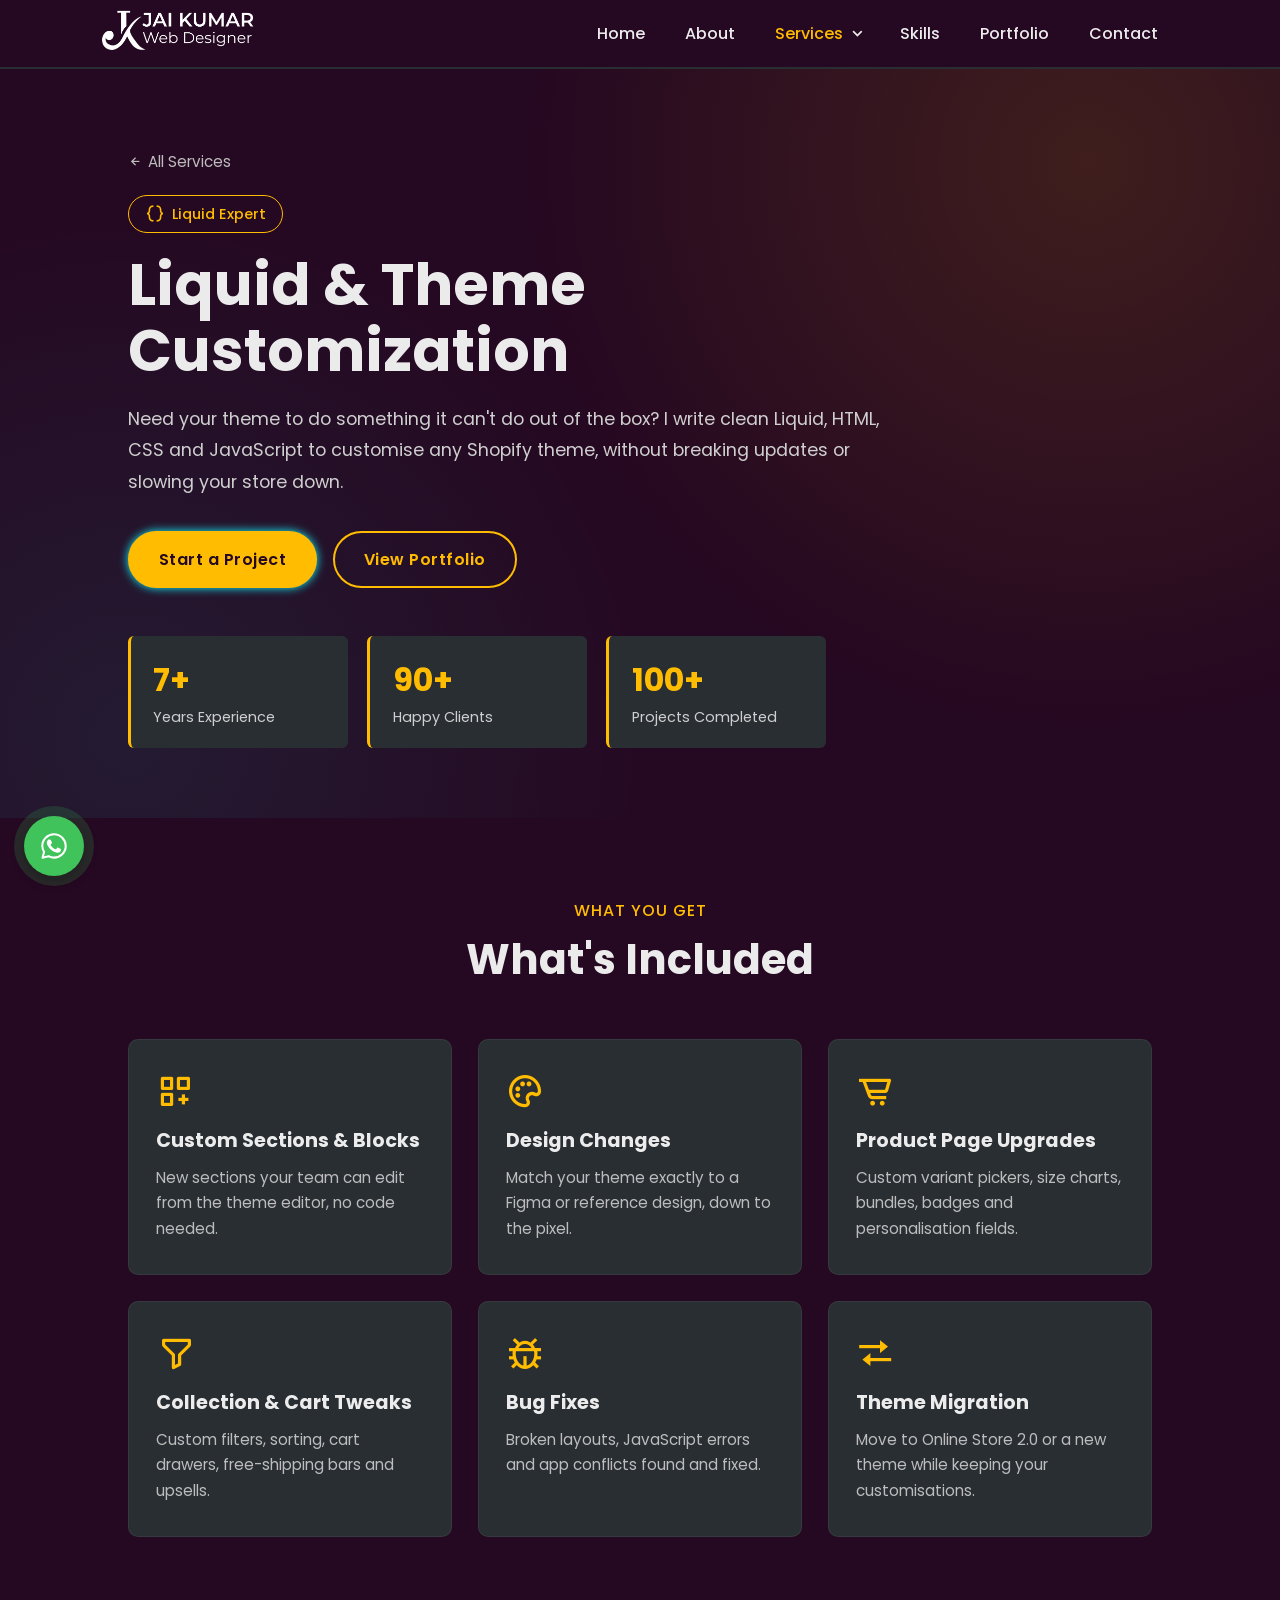
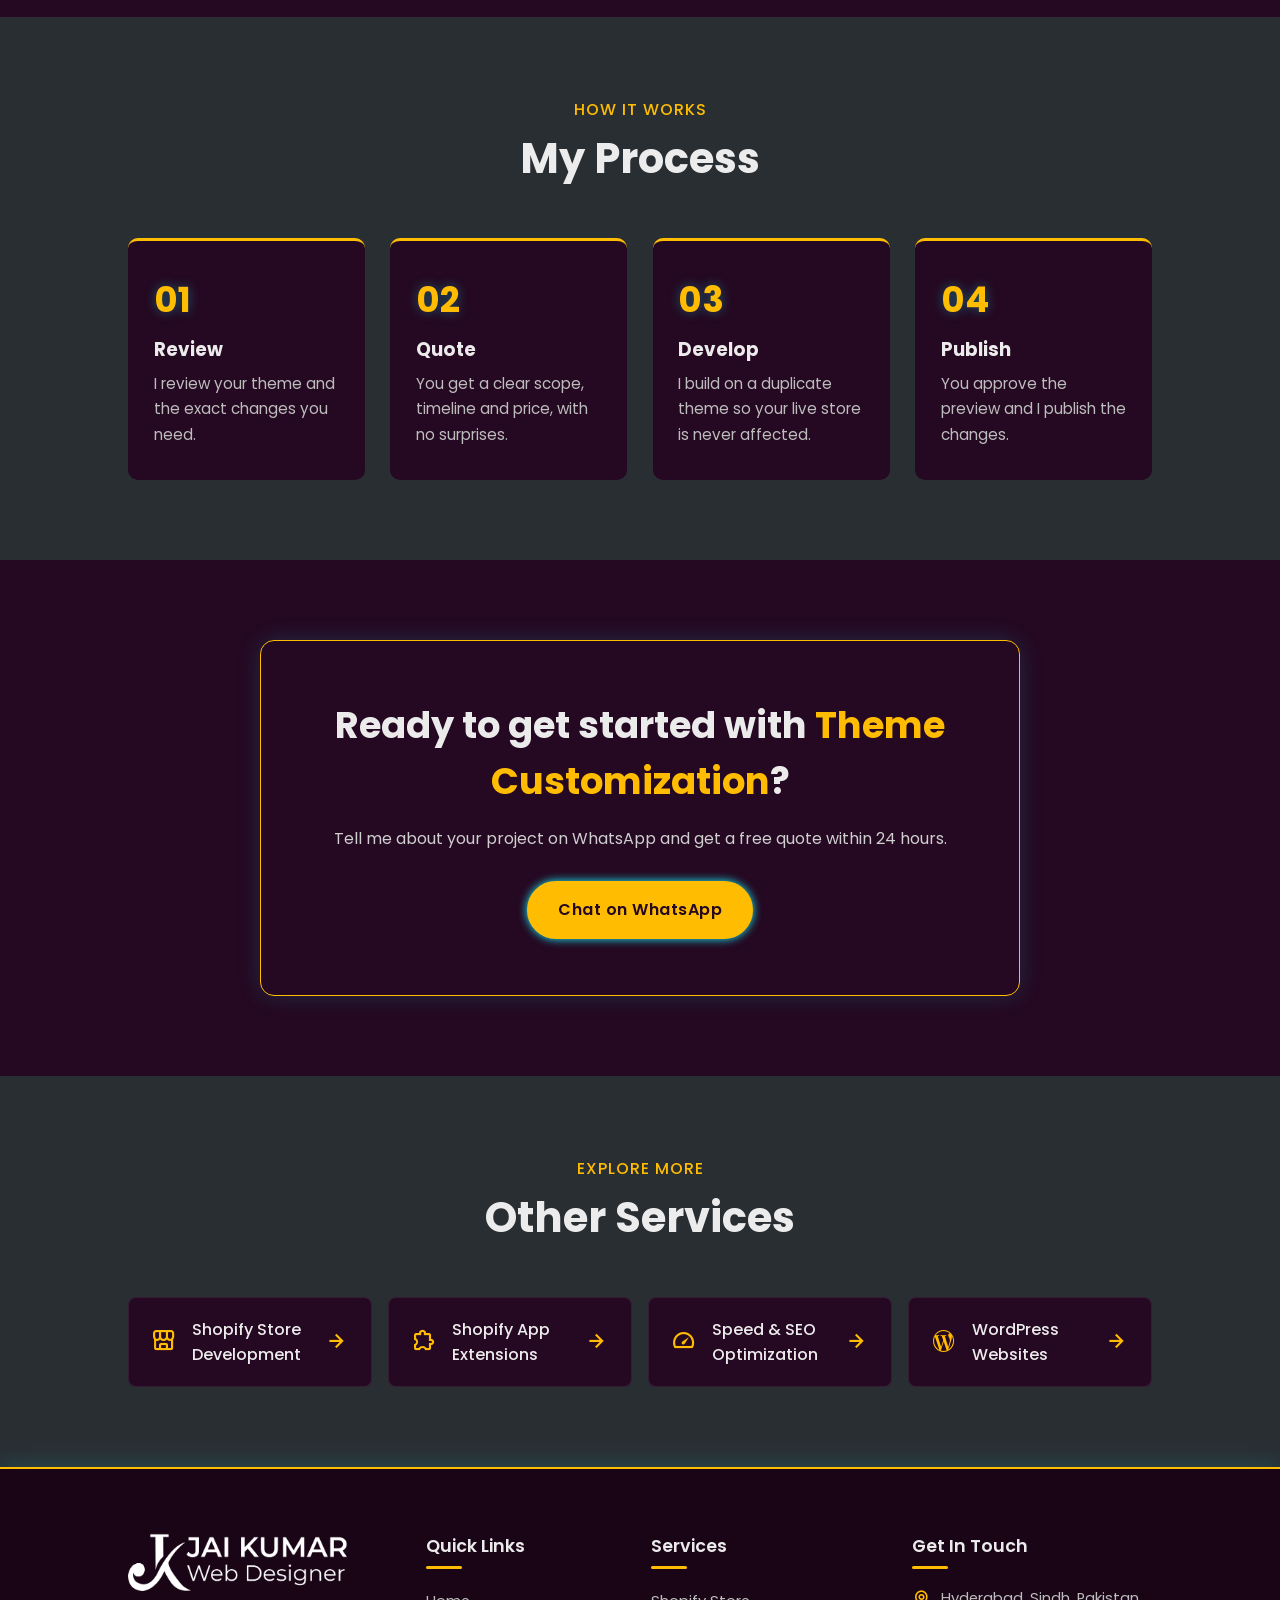
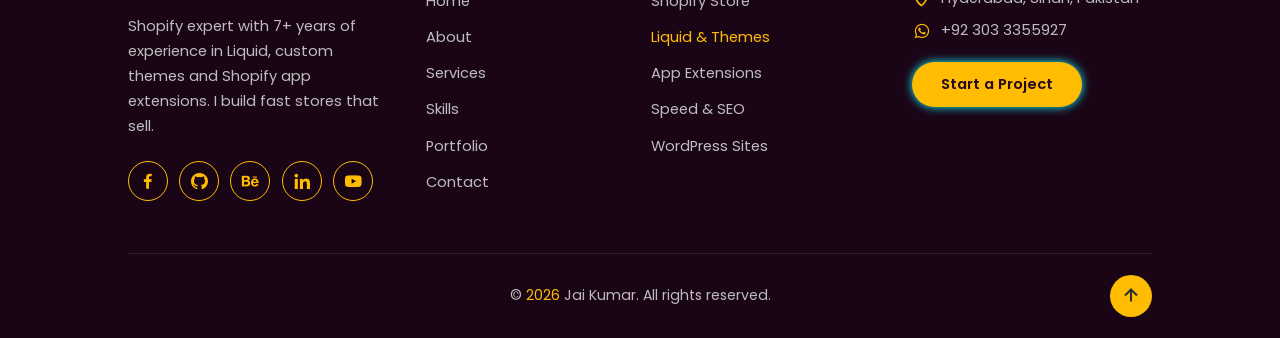
<file: liquid-theme-customization.html>
<!DOCTYPE html>
<html lang="en">

<head>
    <meta charset="UTF-8">
    <meta name="viewport" content="width=device-width, initial-scale=1.0">
    <title>Shopify Liquid &amp; Theme Customization | Jai Kumar</title>
    <meta name="description" content="Need your theme to do something it can&#x27;t do out of the box? I write clean Liquid, HTML, CSS and JavaScript to customise any Shopify theme, without breaking updates or slowing your store down.">
    <meta name="robots" content="index, follow, max-image-preview:large">
    <link rel="canonical" href="https://jaikumar.vercel.app/liquid-theme-customization">
    <meta property="og:type" content="website">
    <meta property="og:title" content="Shopify Liquid &amp; Theme Customization | Jai Kumar">
    <meta property="og:description" content="Need your theme to do something it can&#x27;t do out of the box? I write clean Liquid, HTML, CSS and JavaScript to customise any Shopify theme, without breaking updates or slowing your store down.">
    <meta property="og:url" content="https://jaikumar.vercel.app/liquid-theme-customization">
    <meta property="og:image" content="https://jaikumar.vercel.app/home-img%20(1).png">
    <meta name="twitter:card" content="summary_large_image">
    <link rel="preconnect" href="https://fonts.googleapis.com">
    <link rel="preconnect" href="https://fonts.gstatic.com" crossorigin>
    <link rel="preconnect" href="https://unpkg.com" crossorigin>
    <link rel="stylesheet" href="https://fonts.googleapis.com/css2?family=Poppins:wght@300;400;500;600;700&display=swap">
    <link rel="stylesheet" href="style.css">
    <link rel="icon" href="/favicon.ico" sizes="any">
    <link rel="icon" type="image/png" sizes="32x32" href="/favicon-32.png">
    <link rel="icon" type="image/png" sizes="192x192" href="/favicon-192.png">
    <link rel="apple-touch-icon" href="/apple-touch-icon.png">
    <!-- icons: page ko rokte nahi (non-blocking) -->
    <link rel="preload" href="https://unpkg.com/boxicons@2.1.4/css/boxicons.min.css" as="style" onload="this.onload=null;this.rel='stylesheet'">
    <noscript><link rel="stylesheet" href="https://unpkg.com/boxicons@2.1.4/css/boxicons.min.css"></noscript>
</head>

<body id="top" class="service-page">
    <header class="sticky">
        <a href="index.html" class="logo">
            <img src="logo.webp" alt="Jai Kumar - Web Designer" width="1200" height="314">
        </a>
        <ul class="navlist">
            <li><a href="index.html#home" style="--i:1;">Home</a></li>
            <li><a href="index.html#about" style="--i:2;">About</a></li>
            <li class="has-dropdown">
                <a href="index.html#services" style="--i:3;" class="active">Services</a>
                <button class="dropdown-toggle" type="button" aria-label="Show services" aria-expanded="false"><i class='bx bx-chevron-down'></i></button>
                <ul class="dropdown">
                    <li><a href="shopify-store-development.html"><i class='bx bx-store-alt'></i>Shopify Store</a></li>
                    <li><a href="liquid-theme-customization.html"><i class='bx bx-code-curly'></i>Liquid &amp; Themes</a></li>
                    <li><a href="shopify-app-extensions.html"><i class='bx bx-extension'></i>App Extensions</a></li>
                    <li><a href="speed-seo-optimization.html"><i class='bx bx-tachometer'></i>Speed &amp; SEO</a></li>
                    <li><a href="wordpress-websites.html"><i class='bx bxl-wordpress'></i>WordPress Sites</a></li>
                </ul>
            </li>
            <li><a href="index.html#skills" style="--i:4;">Skills</a></li>
            <li><a href="index.html#portfolio" style="--i:5;">Portfolio</a></li>
            <li><a href="index.html#contact" style="--i:6;">Contact</a></li>
        </ul>
        <button id="menu-icon" type="button" aria-label="Open menu" aria-expanded="false"><i class='bx bx-menu'></i></button>
    </header>

    <section class="svc-hero">
        <div class="svc-hero-content">
            <a href="index.html#services" class="svc-back"><i class='bx bx-left-arrow-alt'></i> All Services</a>
            <span class="svc-tag"><i class='bx bx-code-curly'></i> Liquid Expert</span>
            <h1>Liquid &amp; Theme Customization</h1>
            <p>Need your theme to do something it can&#x27;t do out of the box? I write clean Liquid, HTML, CSS and JavaScript to customise any Shopify theme, without breaking updates or slowing your store down.</p>
            <div class="svc-hero-btns">
                <a href="https://wa.me/923033355927?text=Hi%20Jai%2C%20I%20need%20help%20customizing%20my%20Shopify%20theme." target="_blank" rel="noopener" class="svc-btn">Start a Project</a>
                <a href="index.html#portfolio" class="svc-btn svc-btn-outline">View Portfolio</a>
            </div>
        </div>
        <div class="svc-hero-stats">
            <div><strong>7+</strong><span>Years Experience</span></div>
            <div><strong>90+</strong><span>Happy Clients</span></div>
            <div><strong>100+</strong><span>Projects Completed</span></div>
        </div>
    </section>

    <section class="svc-section">
        <div class="svc-heading">
            <span>What You Get</span>
            <h2>What's Included</h2>
        </div>
        <div class="svc-grid">
                <div class="svc-card">
                    <i class='bx bx-customize'></i>
                    <h3>Custom Sections &amp; Blocks</h3>
                    <p>New sections your team can edit from the theme editor, no code needed.</p>
                </div>
                <div class="svc-card">
                    <i class='bx bx-palette'></i>
                    <h3>Design Changes</h3>
                    <p>Match your theme exactly to a Figma or reference design, down to the pixel.</p>
                </div>
                <div class="svc-card">
                    <i class='bx bx-cart-alt'></i>
                    <h3>Product Page Upgrades</h3>
                    <p>Custom variant pickers, size charts, bundles, badges and personalisation fields.</p>
                </div>
                <div class="svc-card">
                    <i class='bx bx-filter-alt'></i>
                    <h3>Collection &amp; Cart Tweaks</h3>
                    <p>Custom filters, sorting, cart drawers, free-shipping bars and upsells.</p>
                </div>
                <div class="svc-card">
                    <i class='bx bx-bug'></i>
                    <h3>Bug Fixes</h3>
                    <p>Broken layouts, JavaScript errors and app conflicts found and fixed.</p>
                </div>
                <div class="svc-card">
                    <i class='bx bx-transfer'></i>
                    <h3>Theme Migration</h3>
                    <p>Move to Online Store 2.0 or a new theme while keeping your customisations.</p>
                </div>
        </div>
    </section>

    <section class="svc-section svc-alt">
        <div class="svc-heading">
            <span>How It Works</span>
            <h2>My Process</h2>
        </div>
        <div class="svc-steps">
                <div class="svc-step">
                    <span class="svc-step-num">01</span>
                    <h3>Review</h3>
                    <p>I review your theme and the exact changes you need.</p>
                </div>
                <div class="svc-step">
                    <span class="svc-step-num">02</span>
                    <h3>Quote</h3>
                    <p>You get a clear scope, timeline and price, with no surprises.</p>
                </div>
                <div class="svc-step">
                    <span class="svc-step-num">03</span>
                    <h3>Develop</h3>
                    <p>I build on a duplicate theme so your live store is never affected.</p>
                </div>
                <div class="svc-step">
                    <span class="svc-step-num">04</span>
                    <h3>Publish</h3>
                    <p>You approve the preview and I publish the changes.</p>
                </div>
        </div>
    </section>

    <section class="svc-section">
        <div class="svc-cta">
            <h2>Ready to get started with <span>Theme Customization</span>?</h2>
            <p>Tell me about your project on WhatsApp and get a free quote within 24 hours.</p>
            <a href="https://wa.me/923033355927?text=Hi%20Jai%2C%20I%20need%20help%20customizing%20my%20Shopify%20theme." target="_blank" rel="noopener" class="svc-btn">Chat on WhatsApp</a>
        </div>
    </section>

    <section class="svc-section svc-alt">
        <div class="svc-heading">
            <span>Explore More</span>
            <h2>Other Services</h2>
        </div>
        <div class="svc-others">
                <a href="shopify-store-development.html" class="svc-other">
                    <i class='bx bx-store-alt'></i>
                    <span>Shopify Store Development</span>
                    <i class='bx bx-right-arrow-alt'></i>
                </a>
                <a href="shopify-app-extensions.html" class="svc-other">
                    <i class='bx bx-extension'></i>
                    <span>Shopify App Extensions</span>
                    <i class='bx bx-right-arrow-alt'></i>
                </a>
                <a href="speed-seo-optimization.html" class="svc-other">
                    <i class='bx bx-tachometer'></i>
                    <span>Speed &amp; SEO Optimization</span>
                    <i class='bx bx-right-arrow-alt'></i>
                </a>
                <a href="wordpress-websites.html" class="svc-other">
                    <i class='bx bxl-wordpress'></i>
                    <span>WordPress Websites</span>
                    <i class='bx bx-right-arrow-alt'></i>
                </a>
        </div>
    </section>

    <footer class="site-footer">
        <div class="footer-top">
            <div class="footer-brand">
                <a href="index.html" class="footer-logo" target="_blank" rel="noopener"><img loading="lazy" src="logo.webp" alt="Jai Kumar - Web Designer" width="1200" height="314"></a>
                <p>Shopify expert with 7+ years of experience in Liquid, custom themes and Shopify app extensions. I build fast stores that sell.</p>
                <div class="footer-social">
                    <a href="https://www.facebook.com/jaikumar3355" target="_blank" rel="noopener" aria-label="Facebook"><i class='bx bxl-facebook'></i></a>
                    <a href="https://github.com/Jaikumar112/" target="_blank" rel="noopener" aria-label="GitHub"><i class='bx bxl-github'></i></a>
                    <a href="https://www.behance.net/jairam14" target="_blank" rel="noopener" aria-label="Behance"><i class='bx bxl-behance'></i></a>
                    <a href="https://www.linkedin.com/in/jai-kumar112/" target="_blank" rel="noopener" aria-label="LinkedIn"><i class='bx bxl-linkedin'></i></a>
                    <a href="https://www.youtube.com/@webpro110" target="_blank" rel="noopener" aria-label="YouTube"><i class='bx bxl-youtube'></i></a>
                </div>
            </div>

            <div class="footer-col">
                <h3>Quick Links</h3>
                <ul>
                    <li><a href="index.html#home" target="_blank" rel="noopener">Home</a></li>
                    <li><a href="index.html#about" target="_blank" rel="noopener">About</a></li>
                    <li><a href="index.html#services" target="_blank" rel="noopener">Services</a></li>
                    <li><a href="index.html#skills" target="_blank" rel="noopener">Skills</a></li>
                    <li><a href="index.html#portfolio" target="_blank" rel="noopener">Portfolio</a></li>
                    <li><a href="index.html#contact" target="_blank" rel="noopener">Contact</a></li>
                </ul>
            </div>

            <div class="footer-col">
                <h3>Services</h3>
                <ul>
                    <li><a href="shopify-store-development.html" target="_blank" rel="noopener">Shopify Store</a></li>
                    <li><a href="liquid-theme-customization.html" class="current" target="_blank" rel="noopener">Liquid &amp; Themes</a></li>
                    <li><a href="shopify-app-extensions.html" target="_blank" rel="noopener">App Extensions</a></li>
                    <li><a href="speed-seo-optimization.html" target="_blank" rel="noopener">Speed &amp; SEO</a></li>
                    <li><a href="wordpress-websites.html" target="_blank" rel="noopener">WordPress Sites</a></li>
                </ul>
            </div>

            <div class="footer-col footer-contact">
                <h3>Get In Touch</h3>
                <ul>
                    <li><i class='bx bx-map'></i><a href="https://www.google.com/maps/search/?api=1&query=Hyderabad%2C%20Sindh%2C%20Pakistan" target="_blank" rel="noopener">Hyderabad, Sindh, Pakistan</a></li>
                    <li><i class='bx bxl-whatsapp'></i><a href="https://wa.me/923033355927?text=Hi%20Jai%2C%20I%20need%20help%20customizing%20my%20Shopify%20theme." target="_blank" rel="noopener">+92 303 3355927</a></li>
                </ul>
                <a href="https://wa.me/923033355927?text=Hi%20Jai%2C%20I%20need%20help%20customizing%20my%20Shopify%20theme." target="_blank" rel="noopener" class="footer-cta">Start a Project</a>
            </div>
        </div>

        <div class="footer-bottom">
            <p>&copy; <span id="year">2026</span> Jai Kumar. All rights reserved.</p>
            <a href="#top" class="back-top" aria-label="Back to top"><i class='bx bx-up-arrow-alt'></i></a>
        </div>
    </footer>

    <!-- Floating WhatsApp button -->
    <a href="https://wa.me/923033355927?text=Hi%20Jai%2C%20I%20need%20help%20customizing%20my%20Shopify%20theme." class="wa-float" target="_blank" rel="noopener" aria-label="Chat on WhatsApp">
        <span class="wa-float-icon"><svg viewBox="0 0 32 32" width="30" height="30" aria-hidden="true"><path fill="none" stroke="#fff" stroke-width="2.2" stroke-linejoin="round" d="M16 3.5C9.1 3.5 3.5 9 3.5 15.8c0 2.4.7 4.6 1.9 6.5L3.8 28.5l6.4-1.6c1.8 1 3.8 1.5 5.8 1.5 6.9 0 12.5-5.5 12.5-12.3S22.9 3.5 16 3.5z"/><path fill="#fff" d="M12.3 9.6c-.3-.6-.6-.6-.9-.6h-.8c-.3 0-.7.1-1 .5-.4.4-1.3 1.3-1.3 3.1s1.3 3.6 1.5 3.9c.2.2 2.6 4.1 6.4 5.6 3.2 1.2 3.8 1 4.5.9.7-.1 2.2-.9 2.5-1.8.3-.9.3-1.6.2-1.8-.1-.2-.3-.3-.7-.5l-2.5-1.2c-.3-.1-.6-.2-.8.2-.2.4-.9 1.2-1.1 1.4-.2.2-.4.3-.8.1-.4-.2-1.6-.6-3-1.8-1.1-1-1.8-2.2-2-2.6-.2-.4 0-.6.2-.8l.6-.7c.2-.2.3-.4.4-.7.1-.3.1-.5 0-.7l-1.2-2.8z"/></svg></span>
    </a>

    <script src="service.js" defer></script>
</body>

</html>
</file>
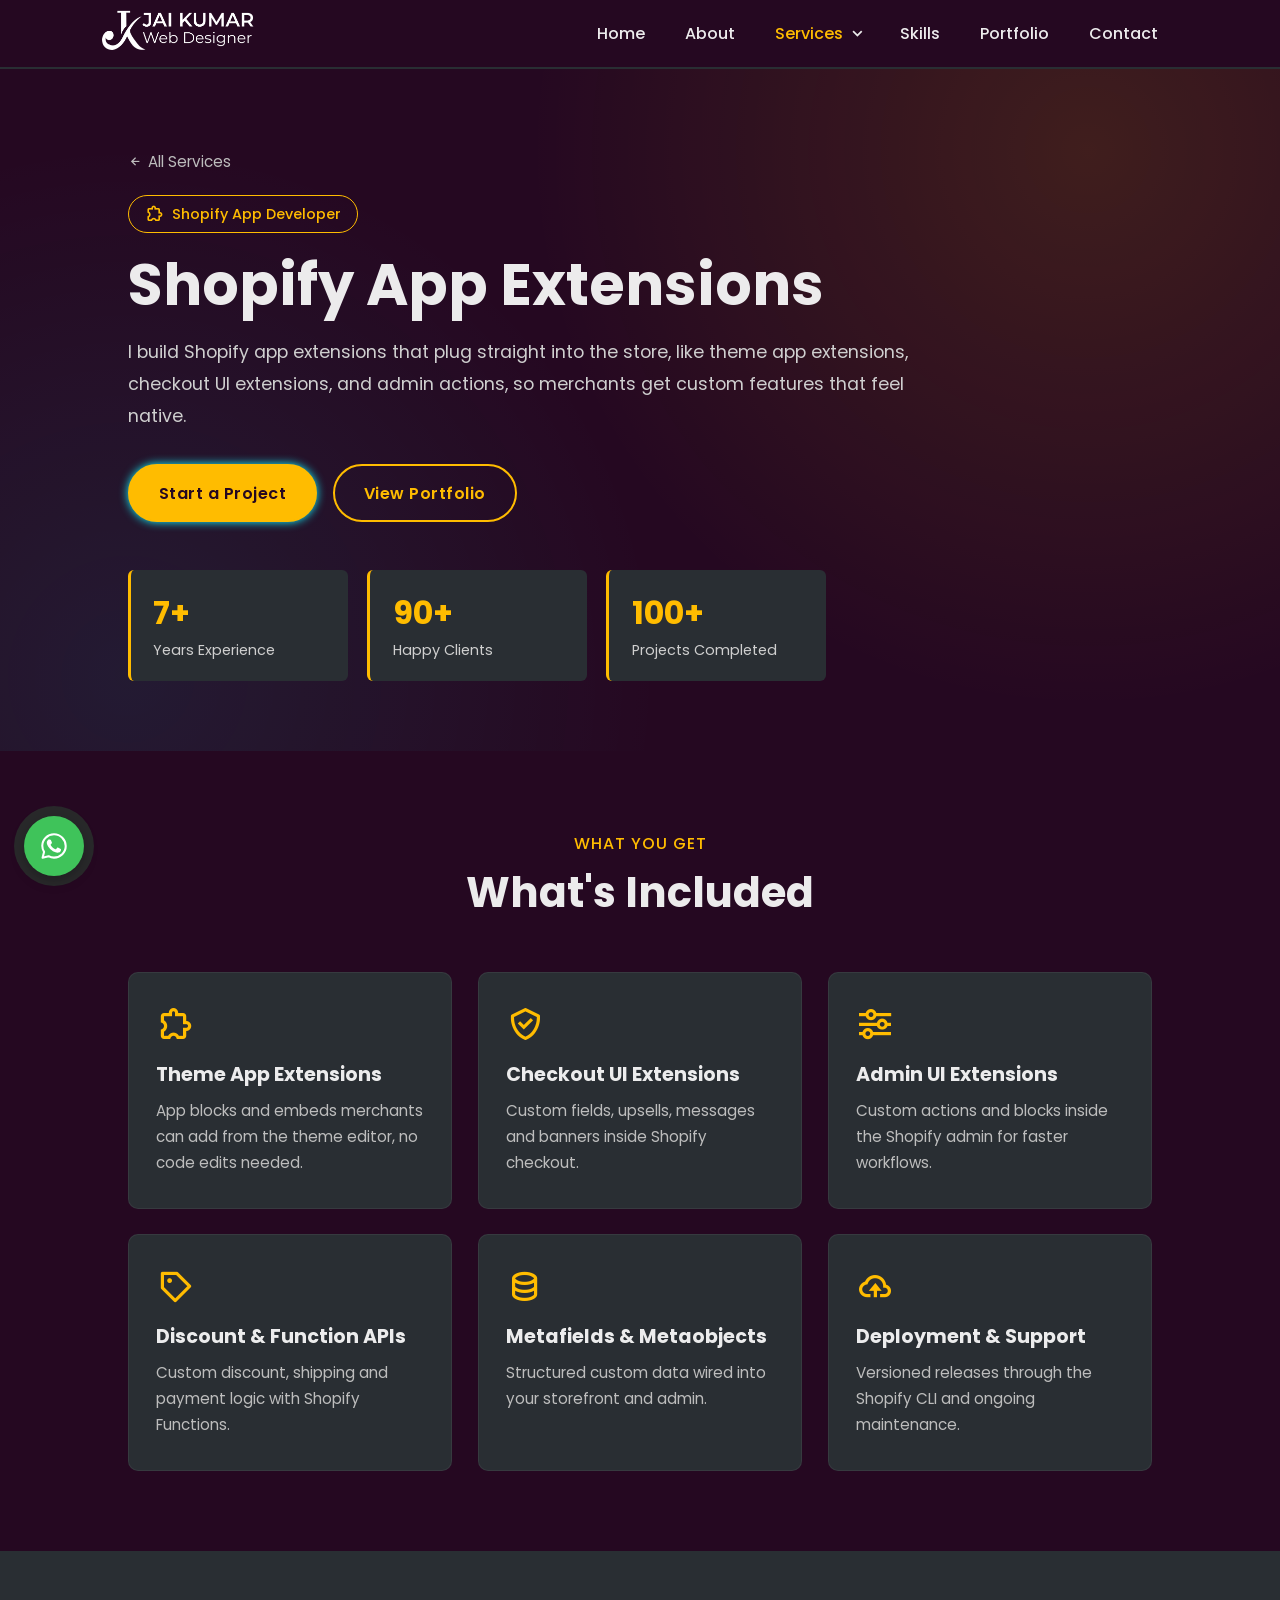
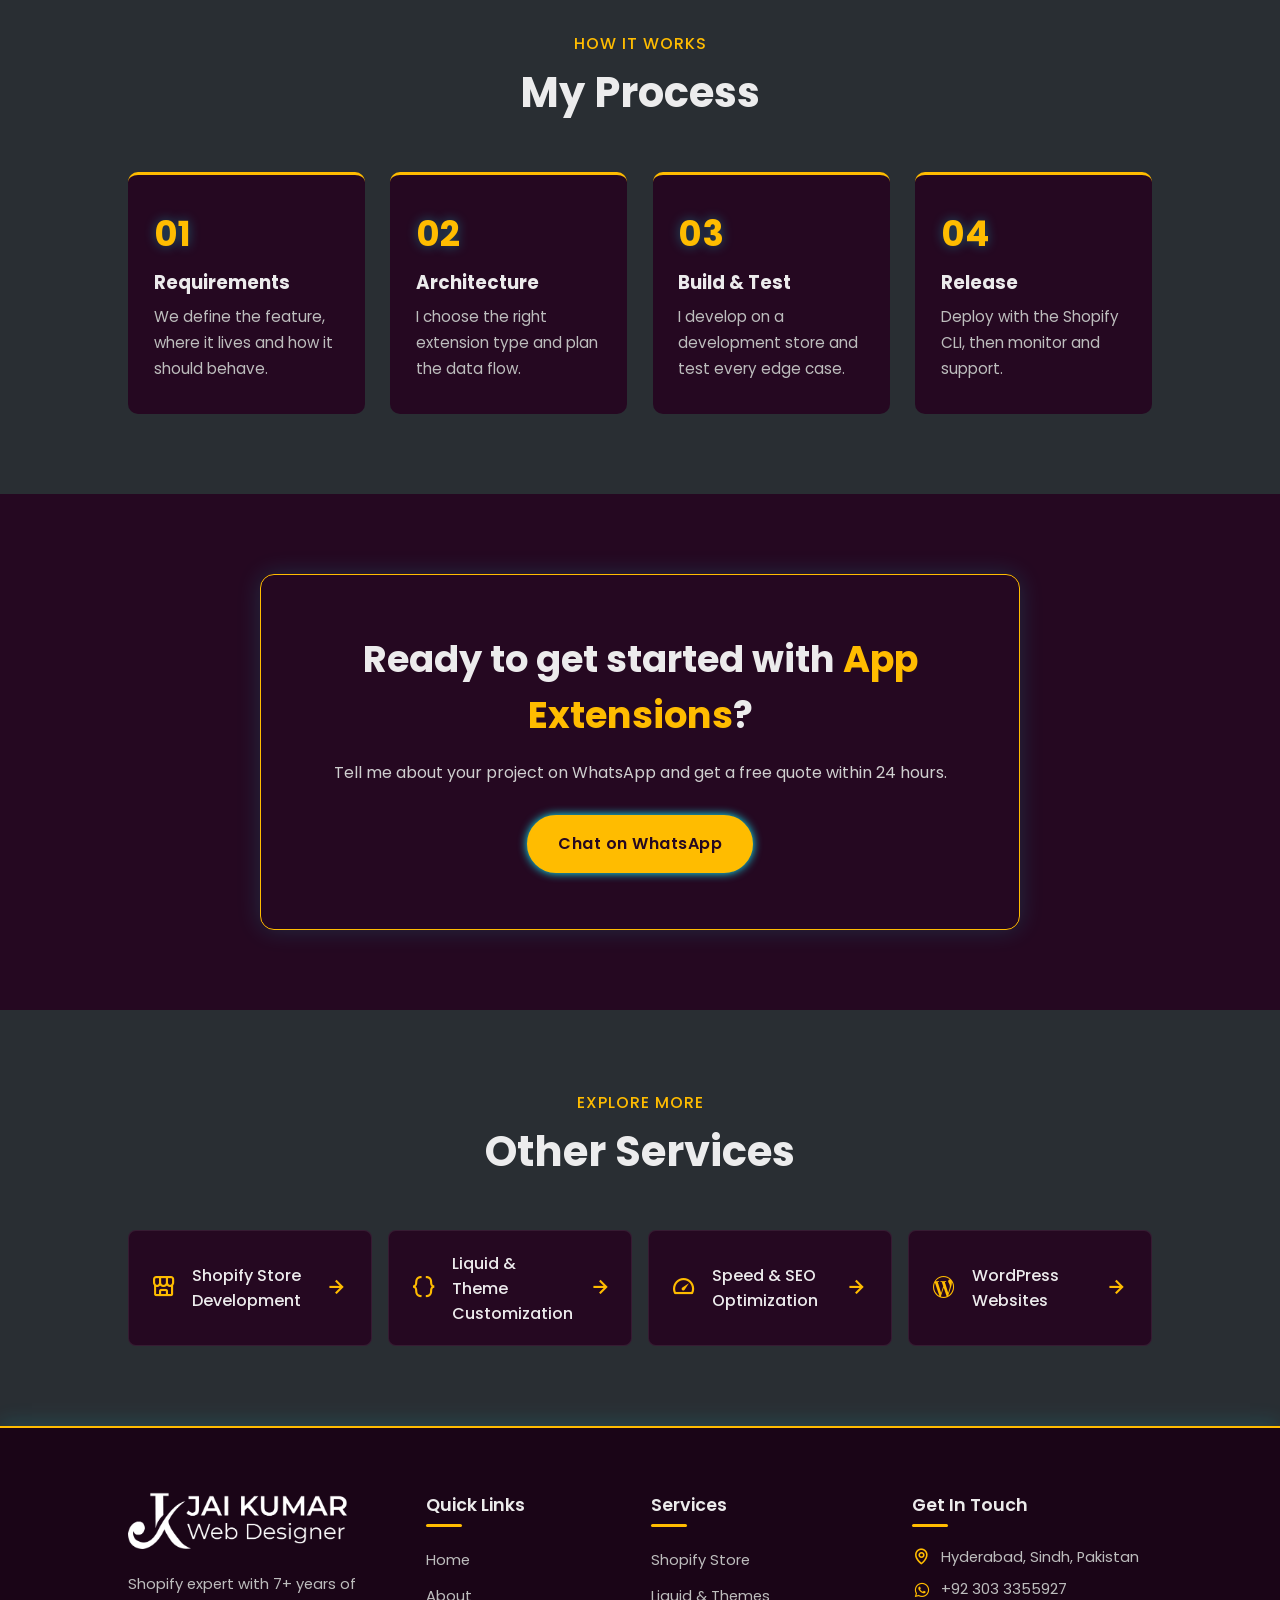
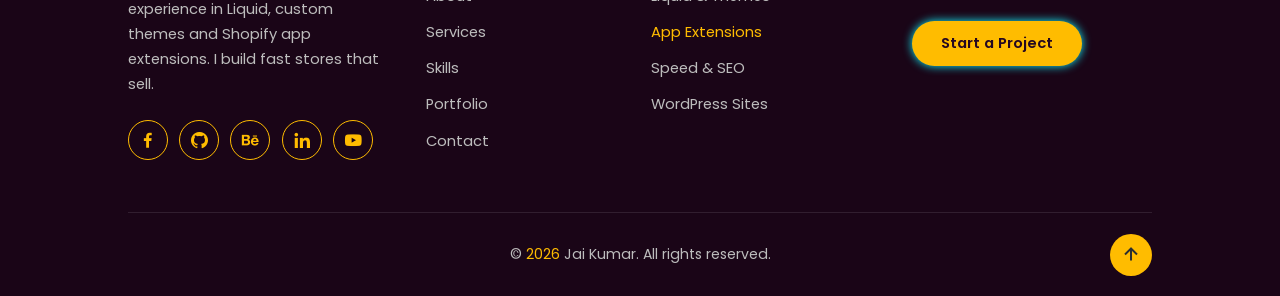
<file: shopify-app-extensions.html>
<!DOCTYPE html>
<html lang="en">

<head>
    <meta charset="UTF-8">
    <meta name="viewport" content="width=device-width, initial-scale=1.0">
    <title>Shopify App Extensions Developer | Jai Kumar</title>
    <meta name="description" content="I build Shopify app extensions that plug straight into the store, like theme app extensions, checkout UI extensions, and admin actions, so merchants get custom features that feel native.">
    <meta name="robots" content="index, follow, max-image-preview:large">
    <link rel="canonical" href="https://jaikumar.vercel.app/shopify-app-extensions">
    <meta property="og:type" content="website">
    <meta property="og:title" content="Shopify App Extensions Developer | Jai Kumar">
    <meta property="og:description" content="I build Shopify app extensions that plug straight into the store, like theme app extensions, checkout UI extensions, and admin actions, so merchants get custom features that feel native.">
    <meta property="og:url" content="https://jaikumar.vercel.app/shopify-app-extensions">
    <meta property="og:image" content="https://jaikumar.vercel.app/home-img%20(1).png">
    <meta name="twitter:card" content="summary_large_image">
    <link rel="preconnect" href="https://fonts.googleapis.com">
    <link rel="preconnect" href="https://fonts.gstatic.com" crossorigin>
    <link rel="preconnect" href="https://unpkg.com" crossorigin>
    <link rel="stylesheet" href="https://fonts.googleapis.com/css2?family=Poppins:wght@300;400;500;600;700&display=swap">
    <link rel="stylesheet" href="style.css">
    <link rel="icon" href="/favicon.ico" sizes="any">
    <link rel="icon" type="image/png" sizes="32x32" href="/favicon-32.png">
    <link rel="icon" type="image/png" sizes="192x192" href="/favicon-192.png">
    <link rel="apple-touch-icon" href="/apple-touch-icon.png">
    <!-- icons: page ko rokte nahi (non-blocking) -->
    <link rel="preload" href="https://unpkg.com/boxicons@2.1.4/css/boxicons.min.css" as="style" onload="this.onload=null;this.rel='stylesheet'">
    <noscript><link rel="stylesheet" href="https://unpkg.com/boxicons@2.1.4/css/boxicons.min.css"></noscript>
</head>

<body id="top" class="service-page">
    <header class="sticky">
        <a href="index.html" class="logo">
            <img src="logo.webp" alt="Jai Kumar - Web Designer" width="1200" height="314">
        </a>
        <ul class="navlist">
            <li><a href="index.html#home" style="--i:1;">Home</a></li>
            <li><a href="index.html#about" style="--i:2;">About</a></li>
            <li class="has-dropdown">
                <a href="index.html#services" style="--i:3;" class="active">Services</a>
                <button class="dropdown-toggle" type="button" aria-label="Show services" aria-expanded="false"><i class='bx bx-chevron-down'></i></button>
                <ul class="dropdown">
                    <li><a href="shopify-store-development.html"><i class='bx bx-store-alt'></i>Shopify Store</a></li>
                    <li><a href="liquid-theme-customization.html"><i class='bx bx-code-curly'></i>Liquid &amp; Themes</a></li>
                    <li><a href="shopify-app-extensions.html"><i class='bx bx-extension'></i>App Extensions</a></li>
                    <li><a href="speed-seo-optimization.html"><i class='bx bx-tachometer'></i>Speed &amp; SEO</a></li>
                    <li><a href="wordpress-websites.html"><i class='bx bxl-wordpress'></i>WordPress Sites</a></li>
                </ul>
            </li>
            <li><a href="index.html#skills" style="--i:4;">Skills</a></li>
            <li><a href="index.html#portfolio" style="--i:5;">Portfolio</a></li>
            <li><a href="index.html#contact" style="--i:6;">Contact</a></li>
        </ul>
        <button id="menu-icon" type="button" aria-label="Open menu" aria-expanded="false"><i class='bx bx-menu'></i></button>
    </header>

    <section class="svc-hero">
        <div class="svc-hero-content">
            <a href="index.html#services" class="svc-back"><i class='bx bx-left-arrow-alt'></i> All Services</a>
            <span class="svc-tag"><i class='bx bx-extension'></i> Shopify App Developer</span>
            <h1>Shopify App Extensions</h1>
            <p>I build Shopify app extensions that plug straight into the store, like theme app extensions, checkout UI extensions, and admin actions, so merchants get custom features that feel native.</p>
            <div class="svc-hero-btns">
                <a href="https://wa.me/923033355927?text=Hi%20Jai%2C%20I%20need%20a%20Shopify%20app%20extension%20built." target="_blank" rel="noopener" class="svc-btn">Start a Project</a>
                <a href="index.html#portfolio" class="svc-btn svc-btn-outline">View Portfolio</a>
            </div>
        </div>
        <div class="svc-hero-stats">
            <div><strong>7+</strong><span>Years Experience</span></div>
            <div><strong>90+</strong><span>Happy Clients</span></div>
            <div><strong>100+</strong><span>Projects Completed</span></div>
        </div>
    </section>

    <section class="svc-section">
        <div class="svc-heading">
            <span>What You Get</span>
            <h2>What's Included</h2>
        </div>
        <div class="svc-grid">
                <div class="svc-card">
                    <i class='bx bx-extension'></i>
                    <h3>Theme App Extensions</h3>
                    <p>App blocks and embeds merchants can add from the theme editor, no code edits needed.</p>
                </div>
                <div class="svc-card">
                    <i class='bx bx-check-shield'></i>
                    <h3>Checkout UI Extensions</h3>
                    <p>Custom fields, upsells, messages and banners inside Shopify checkout.</p>
                </div>
                <div class="svc-card">
                    <i class='bx bx-slider-alt'></i>
                    <h3>Admin UI Extensions</h3>
                    <p>Custom actions and blocks inside the Shopify admin for faster workflows.</p>
                </div>
                <div class="svc-card">
                    <i class='bx bx-purchase-tag'></i>
                    <h3>Discount &amp; Function APIs</h3>
                    <p>Custom discount, shipping and payment logic with Shopify Functions.</p>
                </div>
                <div class="svc-card">
                    <i class='bx bx-data'></i>
                    <h3>Metafields &amp; Metaobjects</h3>
                    <p>Structured custom data wired into your storefront and admin.</p>
                </div>
                <div class="svc-card">
                    <i class='bx bx-cloud-upload'></i>
                    <h3>Deployment &amp; Support</h3>
                    <p>Versioned releases through the Shopify CLI and ongoing maintenance.</p>
                </div>
        </div>
    </section>

    <section class="svc-section svc-alt">
        <div class="svc-heading">
            <span>How It Works</span>
            <h2>My Process</h2>
        </div>
        <div class="svc-steps">
                <div class="svc-step">
                    <span class="svc-step-num">01</span>
                    <h3>Requirements</h3>
                    <p>We define the feature, where it lives and how it should behave.</p>
                </div>
                <div class="svc-step">
                    <span class="svc-step-num">02</span>
                    <h3>Architecture</h3>
                    <p>I choose the right extension type and plan the data flow.</p>
                </div>
                <div class="svc-step">
                    <span class="svc-step-num">03</span>
                    <h3>Build &amp; Test</h3>
                    <p>I develop on a development store and test every edge case.</p>
                </div>
                <div class="svc-step">
                    <span class="svc-step-num">04</span>
                    <h3>Release</h3>
                    <p>Deploy with the Shopify CLI, then monitor and support.</p>
                </div>
        </div>
    </section>

    <section class="svc-section">
        <div class="svc-cta">
            <h2>Ready to get started with <span>App Extensions</span>?</h2>
            <p>Tell me about your project on WhatsApp and get a free quote within 24 hours.</p>
            <a href="https://wa.me/923033355927?text=Hi%20Jai%2C%20I%20need%20a%20Shopify%20app%20extension%20built." target="_blank" rel="noopener" class="svc-btn">Chat on WhatsApp</a>
        </div>
    </section>

    <section class="svc-section svc-alt">
        <div class="svc-heading">
            <span>Explore More</span>
            <h2>Other Services</h2>
        </div>
        <div class="svc-others">
                <a href="shopify-store-development.html" class="svc-other">
                    <i class='bx bx-store-alt'></i>
                    <span>Shopify Store Development</span>
                    <i class='bx bx-right-arrow-alt'></i>
                </a>
                <a href="liquid-theme-customization.html" class="svc-other">
                    <i class='bx bx-code-curly'></i>
                    <span>Liquid &amp; Theme Customization</span>
                    <i class='bx bx-right-arrow-alt'></i>
                </a>
                <a href="speed-seo-optimization.html" class="svc-other">
                    <i class='bx bx-tachometer'></i>
                    <span>Speed &amp; SEO Optimization</span>
                    <i class='bx bx-right-arrow-alt'></i>
                </a>
                <a href="wordpress-websites.html" class="svc-other">
                    <i class='bx bxl-wordpress'></i>
                    <span>WordPress Websites</span>
                    <i class='bx bx-right-arrow-alt'></i>
                </a>
        </div>
    </section>

    <footer class="site-footer">
        <div class="footer-top">
            <div class="footer-brand">
                <a href="index.html" class="footer-logo" target="_blank" rel="noopener"><img loading="lazy" src="logo.webp" alt="Jai Kumar - Web Designer" width="1200" height="314"></a>
                <p>Shopify expert with 7+ years of experience in Liquid, custom themes and Shopify app extensions. I build fast stores that sell.</p>
                <div class="footer-social">
                    <a href="https://www.facebook.com/jaikumar3355" target="_blank" rel="noopener" aria-label="Facebook"><i class='bx bxl-facebook'></i></a>
                    <a href="https://github.com/Jaikumar112/" target="_blank" rel="noopener" aria-label="GitHub"><i class='bx bxl-github'></i></a>
                    <a href="https://www.behance.net/jairam14" target="_blank" rel="noopener" aria-label="Behance"><i class='bx bxl-behance'></i></a>
                    <a href="https://www.linkedin.com/in/jai-kumar112/" target="_blank" rel="noopener" aria-label="LinkedIn"><i class='bx bxl-linkedin'></i></a>
                    <a href="https://www.youtube.com/@webpro110" target="_blank" rel="noopener" aria-label="YouTube"><i class='bx bxl-youtube'></i></a>
                </div>
            </div>

            <div class="footer-col">
                <h3>Quick Links</h3>
                <ul>
                    <li><a href="index.html#home" target="_blank" rel="noopener">Home</a></li>
                    <li><a href="index.html#about" target="_blank" rel="noopener">About</a></li>
                    <li><a href="index.html#services" target="_blank" rel="noopener">Services</a></li>
                    <li><a href="index.html#skills" target="_blank" rel="noopener">Skills</a></li>
                    <li><a href="index.html#portfolio" target="_blank" rel="noopener">Portfolio</a></li>
                    <li><a href="index.html#contact" target="_blank" rel="noopener">Contact</a></li>
                </ul>
            </div>

            <div class="footer-col">
                <h3>Services</h3>
                <ul>
                    <li><a href="shopify-store-development.html" target="_blank" rel="noopener">Shopify Store</a></li>
                    <li><a href="liquid-theme-customization.html" target="_blank" rel="noopener">Liquid &amp; Themes</a></li>
                    <li><a href="shopify-app-extensions.html" class="current" target="_blank" rel="noopener">App Extensions</a></li>
                    <li><a href="speed-seo-optimization.html" target="_blank" rel="noopener">Speed &amp; SEO</a></li>
                    <li><a href="wordpress-websites.html" target="_blank" rel="noopener">WordPress Sites</a></li>
                </ul>
            </div>

            <div class="footer-col footer-contact">
                <h3>Get In Touch</h3>
                <ul>
                    <li><i class='bx bx-map'></i><a href="https://www.google.com/maps/search/?api=1&query=Hyderabad%2C%20Sindh%2C%20Pakistan" target="_blank" rel="noopener">Hyderabad, Sindh, Pakistan</a></li>
                    <li><i class='bx bxl-whatsapp'></i><a href="https://wa.me/923033355927?text=Hi%20Jai%2C%20I%20need%20a%20Shopify%20app%20extension%20built." target="_blank" rel="noopener">+92 303 3355927</a></li>
                </ul>
                <a href="https://wa.me/923033355927?text=Hi%20Jai%2C%20I%20need%20a%20Shopify%20app%20extension%20built." target="_blank" rel="noopener" class="footer-cta">Start a Project</a>
            </div>
        </div>

        <div class="footer-bottom">
            <p>&copy; <span id="year">2026</span> Jai Kumar. All rights reserved.</p>
            <a href="#top" class="back-top" aria-label="Back to top"><i class='bx bx-up-arrow-alt'></i></a>
        </div>
    </footer>

    <!-- Floating WhatsApp button -->
    <a href="https://wa.me/923033355927?text=Hi%20Jai%2C%20I%20need%20a%20Shopify%20app%20extension%20built." class="wa-float" target="_blank" rel="noopener" aria-label="Chat on WhatsApp">
        <span class="wa-float-icon"><svg viewBox="0 0 32 32" width="30" height="30" aria-hidden="true"><path fill="none" stroke="#fff" stroke-width="2.2" stroke-linejoin="round" d="M16 3.5C9.1 3.5 3.5 9 3.5 15.8c0 2.4.7 4.6 1.9 6.5L3.8 28.5l6.4-1.6c1.8 1 3.8 1.5 5.8 1.5 6.9 0 12.5-5.5 12.5-12.3S22.9 3.5 16 3.5z"/><path fill="#fff" d="M12.3 9.6c-.3-.6-.6-.6-.9-.6h-.8c-.3 0-.7.1-1 .5-.4.4-1.3 1.3-1.3 3.1s1.3 3.6 1.5 3.9c.2.2 2.6 4.1 6.4 5.6 3.2 1.2 3.8 1 4.5.9.7-.1 2.2-.9 2.5-1.8.3-.9.3-1.6.2-1.8-.1-.2-.3-.3-.7-.5l-2.5-1.2c-.3-.1-.6-.2-.8.2-.2.4-.9 1.2-1.1 1.4-.2.2-.4.3-.8.1-.4-.2-1.6-.6-3-1.8-1.1-1-1.8-2.2-2-2.6-.2-.4 0-.6.2-.8l.6-.7c.2-.2.3-.4.4-.7.1-.3.1-.5 0-.7l-1.2-2.8z"/></svg></span>
    </a>

    <script src="service.js" defer></script>
</body>

</html>
</file>
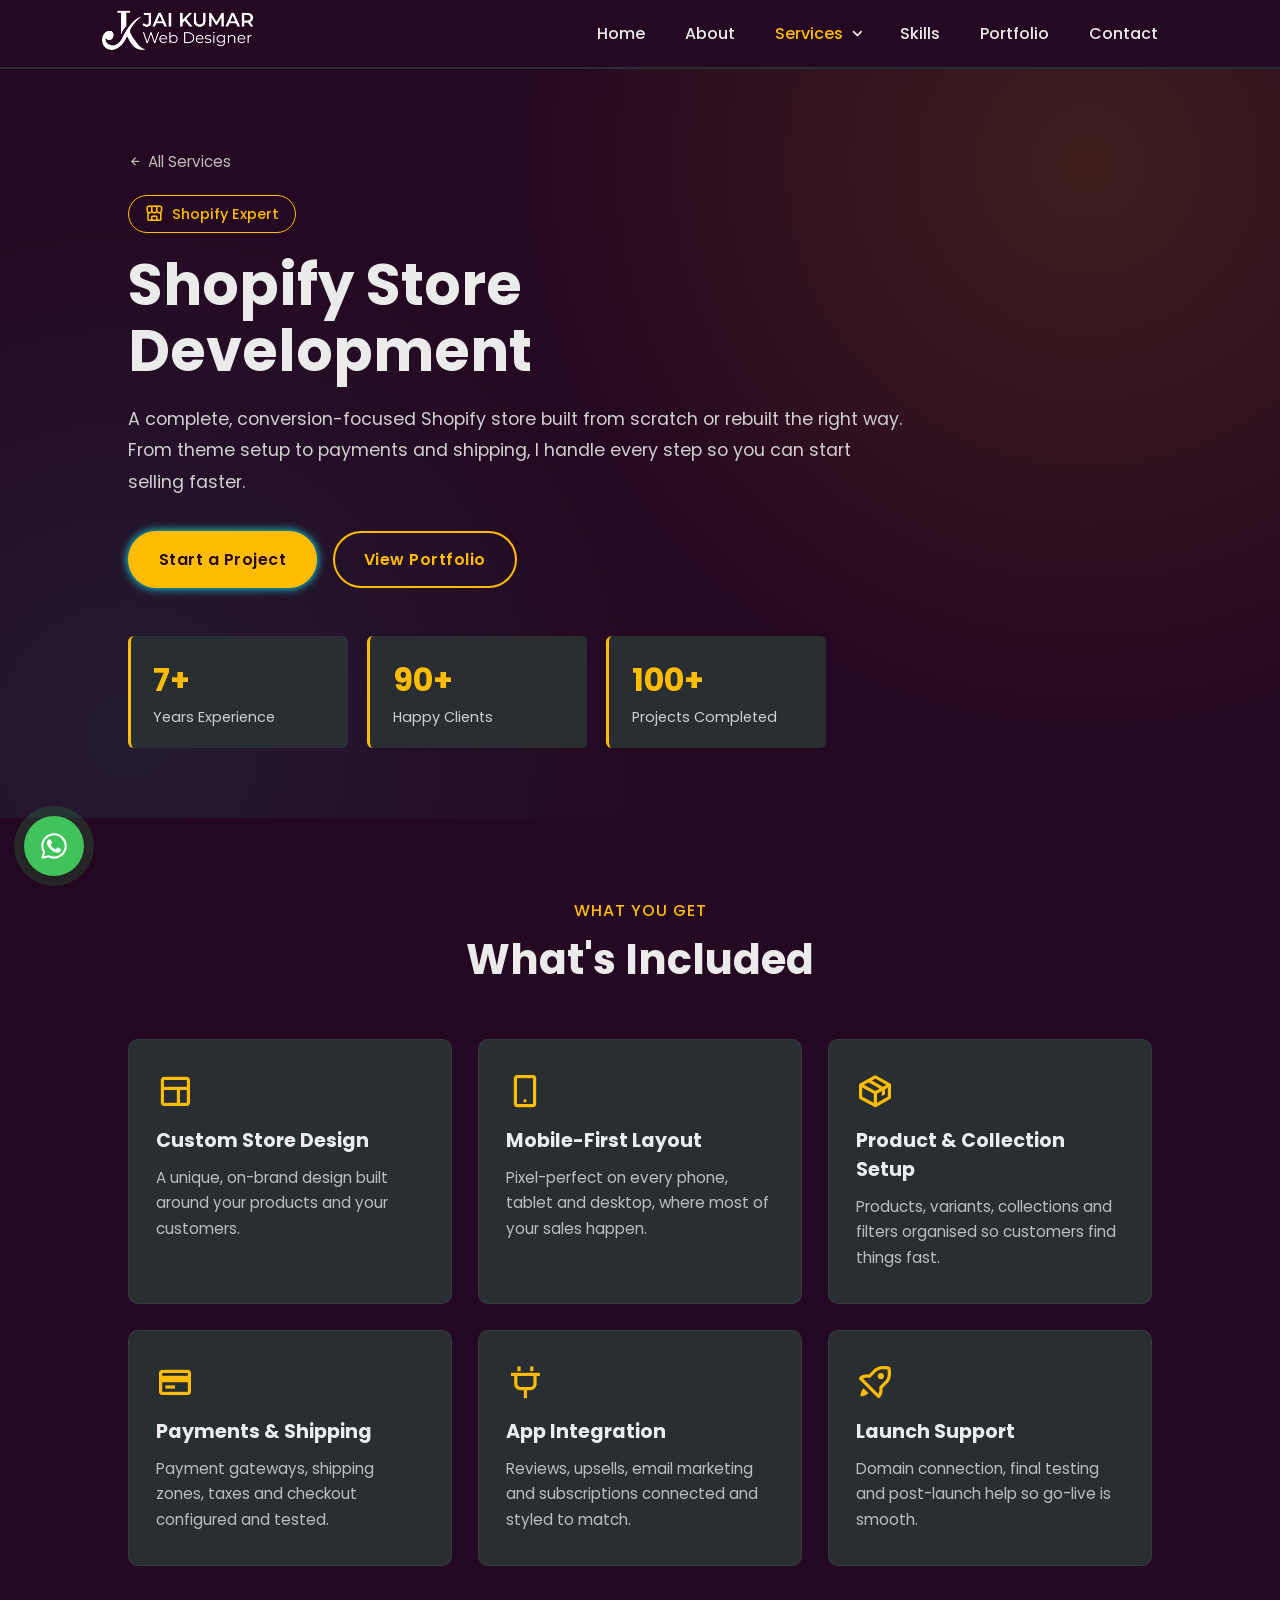
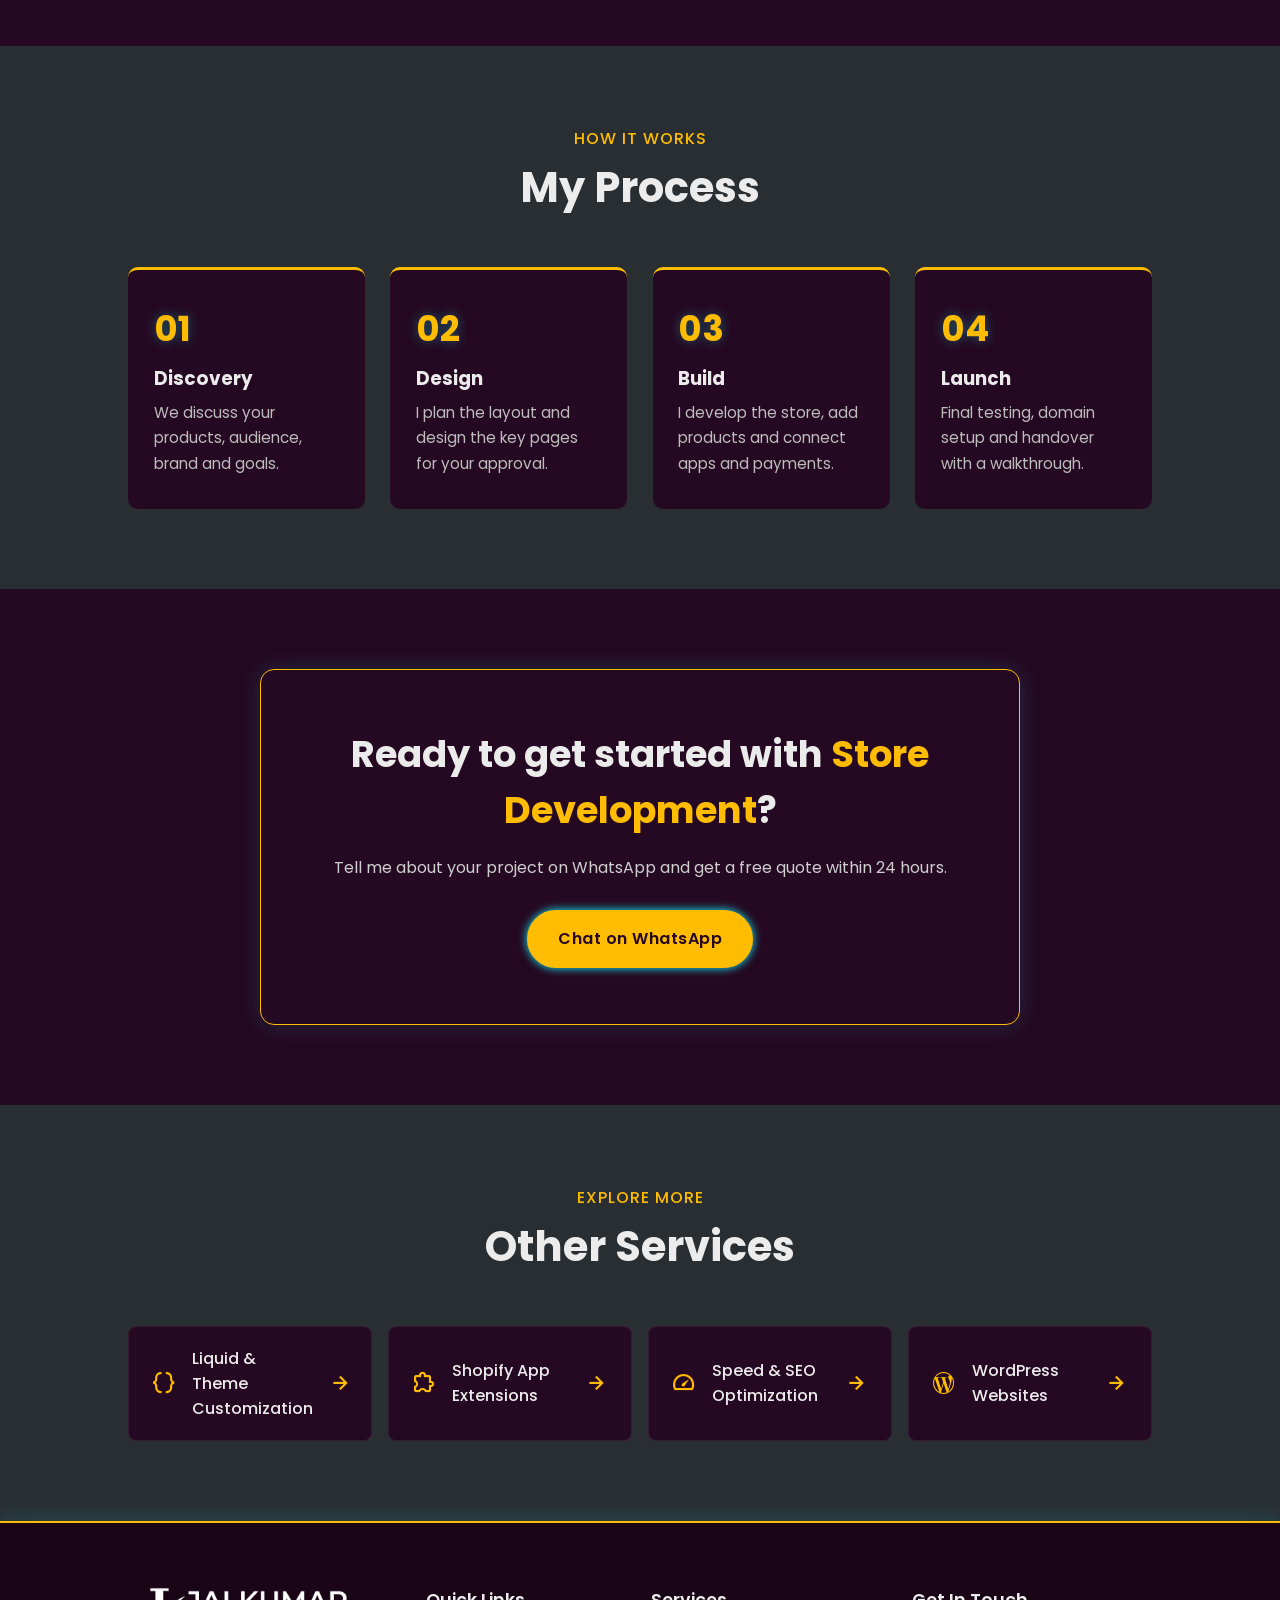
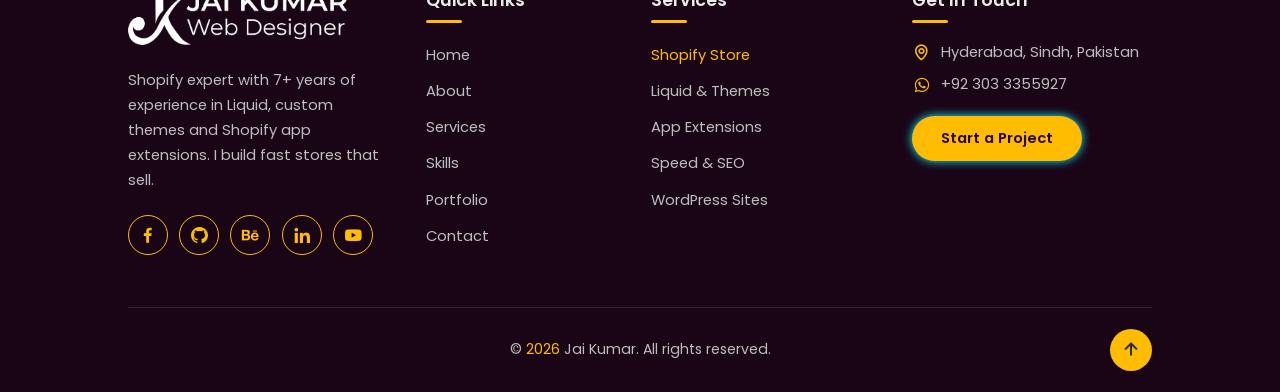
<file: shopify-store-development.html>
<!DOCTYPE html>
<html lang="en">

<head>
    <meta charset="UTF-8">
    <meta name="viewport" content="width=device-width, initial-scale=1.0">
    <title>Shopify Store Development in Pakistan | Jai Kumar</title>
    <meta name="description" content="A complete, conversion-focused Shopify store built from scratch or rebuilt the right way. From theme setup to payments and shipping, I handle every step so you can start selling faster.">
    <meta name="robots" content="index, follow, max-image-preview:large">
    <link rel="canonical" href="https://jaikumar.vercel.app/shopify-store-development">
    <meta property="og:type" content="website">
    <meta property="og:title" content="Shopify Store Development in Pakistan | Jai Kumar">
    <meta property="og:description" content="A complete, conversion-focused Shopify store built from scratch or rebuilt the right way. From theme setup to payments and shipping, I handle every step so you can start selling faster.">
    <meta property="og:url" content="https://jaikumar.vercel.app/shopify-store-development">
    <meta property="og:image" content="https://jaikumar.vercel.app/home-img%20(1).png">
    <meta name="twitter:card" content="summary_large_image">
    <link rel="preconnect" href="https://fonts.googleapis.com">
    <link rel="preconnect" href="https://fonts.gstatic.com" crossorigin>
    <link rel="preconnect" href="https://unpkg.com" crossorigin>
    <link rel="stylesheet" href="https://fonts.googleapis.com/css2?family=Poppins:wght@300;400;500;600;700&display=swap">
    <link rel="stylesheet" href="style.css">
    <link rel="icon" href="/favicon.ico" sizes="any">
    <link rel="icon" type="image/png" sizes="32x32" href="/favicon-32.png">
    <link rel="icon" type="image/png" sizes="192x192" href="/favicon-192.png">
    <link rel="apple-touch-icon" href="/apple-touch-icon.png">
    <!-- icons: page ko rokte nahi (non-blocking) -->
    <link rel="preload" href="https://unpkg.com/boxicons@2.1.4/css/boxicons.min.css" as="style" onload="this.onload=null;this.rel='stylesheet'">
    <noscript><link rel="stylesheet" href="https://unpkg.com/boxicons@2.1.4/css/boxicons.min.css"></noscript>
</head>

<body id="top" class="service-page">
    <header class="sticky">
        <a href="index.html" class="logo">
            <img src="logo.webp" alt="Jai Kumar - Web Designer" width="1200" height="314">
        </a>
        <ul class="navlist">
            <li><a href="index.html#home" style="--i:1;">Home</a></li>
            <li><a href="index.html#about" style="--i:2;">About</a></li>
            <li class="has-dropdown">
                <a href="index.html#services" style="--i:3;" class="active">Services</a>
                <button class="dropdown-toggle" type="button" aria-label="Show services" aria-expanded="false"><i class='bx bx-chevron-down'></i></button>
                <ul class="dropdown">
                    <li><a href="shopify-store-development.html"><i class='bx bx-store-alt'></i>Shopify Store</a></li>
                    <li><a href="liquid-theme-customization.html"><i class='bx bx-code-curly'></i>Liquid &amp; Themes</a></li>
                    <li><a href="shopify-app-extensions.html"><i class='bx bx-extension'></i>App Extensions</a></li>
                    <li><a href="speed-seo-optimization.html"><i class='bx bx-tachometer'></i>Speed &amp; SEO</a></li>
                    <li><a href="wordpress-websites.html"><i class='bx bxl-wordpress'></i>WordPress Sites</a></li>
                </ul>
            </li>
            <li><a href="index.html#skills" style="--i:4;">Skills</a></li>
            <li><a href="index.html#portfolio" style="--i:5;">Portfolio</a></li>
            <li><a href="index.html#contact" style="--i:6;">Contact</a></li>
        </ul>
        <button id="menu-icon" type="button" aria-label="Open menu" aria-expanded="false"><i class='bx bx-menu'></i></button>
    </header>

    <section class="svc-hero">
        <div class="svc-hero-content">
            <a href="index.html#services" class="svc-back"><i class='bx bx-left-arrow-alt'></i> All Services</a>
            <span class="svc-tag"><i class='bx bx-store-alt'></i> Shopify Expert</span>
            <h1>Shopify Store Development</h1>
            <p>A complete, conversion-focused Shopify store built from scratch or rebuilt the right way. From theme setup to payments and shipping, I handle every step so you can start selling faster.</p>
            <div class="svc-hero-btns">
                <a href="https://wa.me/923033355927?text=Hi%20Jai%2C%20I%20need%20a%20new%20Shopify%20store." target="_blank" rel="noopener" class="svc-btn">Start a Project</a>
                <a href="index.html#portfolio" class="svc-btn svc-btn-outline">View Portfolio</a>
            </div>
        </div>
        <div class="svc-hero-stats">
            <div><strong>7+</strong><span>Years Experience</span></div>
            <div><strong>90+</strong><span>Happy Clients</span></div>
            <div><strong>100+</strong><span>Projects Completed</span></div>
        </div>
    </section>

    <section class="svc-section">
        <div class="svc-heading">
            <span>What You Get</span>
            <h2>What's Included</h2>
        </div>
        <div class="svc-grid">
                <div class="svc-card">
                    <i class='bx bx-layout'></i>
                    <h3>Custom Store Design</h3>
                    <p>A unique, on-brand design built around your products and your customers.</p>
                </div>
                <div class="svc-card">
                    <i class='bx bx-mobile-alt'></i>
                    <h3>Mobile-First Layout</h3>
                    <p>Pixel-perfect on every phone, tablet and desktop, where most of your sales happen.</p>
                </div>
                <div class="svc-card">
                    <i class='bx bx-package'></i>
                    <h3>Product &amp; Collection Setup</h3>
                    <p>Products, variants, collections and filters organised so customers find things fast.</p>
                </div>
                <div class="svc-card">
                    <i class='bx bx-credit-card'></i>
                    <h3>Payments &amp; Shipping</h3>
                    <p>Payment gateways, shipping zones, taxes and checkout configured and tested.</p>
                </div>
                <div class="svc-card">
                    <i class='bx bx-plug'></i>
                    <h3>App Integration</h3>
                    <p>Reviews, upsells, email marketing and subscriptions connected and styled to match.</p>
                </div>
                <div class="svc-card">
                    <i class='bx bx-rocket'></i>
                    <h3>Launch Support</h3>
                    <p>Domain connection, final testing and post-launch help so go-live is smooth.</p>
                </div>
        </div>
    </section>

    <section class="svc-section svc-alt">
        <div class="svc-heading">
            <span>How It Works</span>
            <h2>My Process</h2>
        </div>
        <div class="svc-steps">
                <div class="svc-step">
                    <span class="svc-step-num">01</span>
                    <h3>Discovery</h3>
                    <p>We discuss your products, audience, brand and goals.</p>
                </div>
                <div class="svc-step">
                    <span class="svc-step-num">02</span>
                    <h3>Design</h3>
                    <p>I plan the layout and design the key pages for your approval.</p>
                </div>
                <div class="svc-step">
                    <span class="svc-step-num">03</span>
                    <h3>Build</h3>
                    <p>I develop the store, add products and connect apps and payments.</p>
                </div>
                <div class="svc-step">
                    <span class="svc-step-num">04</span>
                    <h3>Launch</h3>
                    <p>Final testing, domain setup and handover with a walkthrough.</p>
                </div>
        </div>
    </section>

    <section class="svc-section">
        <div class="svc-cta">
            <h2>Ready to get started with <span>Store Development</span>?</h2>
            <p>Tell me about your project on WhatsApp and get a free quote within 24 hours.</p>
            <a href="https://wa.me/923033355927?text=Hi%20Jai%2C%20I%20need%20a%20new%20Shopify%20store." target="_blank" rel="noopener" class="svc-btn">Chat on WhatsApp</a>
        </div>
    </section>

    <section class="svc-section svc-alt">
        <div class="svc-heading">
            <span>Explore More</span>
            <h2>Other Services</h2>
        </div>
        <div class="svc-others">
                <a href="liquid-theme-customization.html" class="svc-other">
                    <i class='bx bx-code-curly'></i>
                    <span>Liquid &amp; Theme Customization</span>
                    <i class='bx bx-right-arrow-alt'></i>
                </a>
                <a href="shopify-app-extensions.html" class="svc-other">
                    <i class='bx bx-extension'></i>
                    <span>Shopify App Extensions</span>
                    <i class='bx bx-right-arrow-alt'></i>
                </a>
                <a href="speed-seo-optimization.html" class="svc-other">
                    <i class='bx bx-tachometer'></i>
                    <span>Speed &amp; SEO Optimization</span>
                    <i class='bx bx-right-arrow-alt'></i>
                </a>
                <a href="wordpress-websites.html" class="svc-other">
                    <i class='bx bxl-wordpress'></i>
                    <span>WordPress Websites</span>
                    <i class='bx bx-right-arrow-alt'></i>
                </a>
        </div>
    </section>

    <footer class="site-footer">
        <div class="footer-top">
            <div class="footer-brand">
                <a href="index.html" class="footer-logo" target="_blank" rel="noopener"><img loading="lazy" src="logo.webp" alt="Jai Kumar - Web Designer" width="1200" height="314"></a>
                <p>Shopify expert with 7+ years of experience in Liquid, custom themes and Shopify app extensions. I build fast stores that sell.</p>
                <div class="footer-social">
                    <a href="https://www.facebook.com/jaikumar3355" target="_blank" rel="noopener" aria-label="Facebook"><i class='bx bxl-facebook'></i></a>
                    <a href="https://github.com/Jaikumar112/" target="_blank" rel="noopener" aria-label="GitHub"><i class='bx bxl-github'></i></a>
                    <a href="https://www.behance.net/jairam14" target="_blank" rel="noopener" aria-label="Behance"><i class='bx bxl-behance'></i></a>
                    <a href="https://www.linkedin.com/in/jai-kumar112/" target="_blank" rel="noopener" aria-label="LinkedIn"><i class='bx bxl-linkedin'></i></a>
                    <a href="https://www.youtube.com/@webpro110" target="_blank" rel="noopener" aria-label="YouTube"><i class='bx bxl-youtube'></i></a>
                </div>
            </div>

            <div class="footer-col">
                <h3>Quick Links</h3>
                <ul>
                    <li><a href="index.html#home" target="_blank" rel="noopener">Home</a></li>
                    <li><a href="index.html#about" target="_blank" rel="noopener">About</a></li>
                    <li><a href="index.html#services" target="_blank" rel="noopener">Services</a></li>
                    <li><a href="index.html#skills" target="_blank" rel="noopener">Skills</a></li>
                    <li><a href="index.html#portfolio" target="_blank" rel="noopener">Portfolio</a></li>
                    <li><a href="index.html#contact" target="_blank" rel="noopener">Contact</a></li>
                </ul>
            </div>

            <div class="footer-col">
                <h3>Services</h3>
                <ul>
                    <li><a href="shopify-store-development.html" class="current" target="_blank" rel="noopener">Shopify Store</a></li>
                    <li><a href="liquid-theme-customization.html" target="_blank" rel="noopener">Liquid &amp; Themes</a></li>
                    <li><a href="shopify-app-extensions.html" target="_blank" rel="noopener">App Extensions</a></li>
                    <li><a href="speed-seo-optimization.html" target="_blank" rel="noopener">Speed &amp; SEO</a></li>
                    <li><a href="wordpress-websites.html" target="_blank" rel="noopener">WordPress Sites</a></li>
                </ul>
            </div>

            <div class="footer-col footer-contact">
                <h3>Get In Touch</h3>
                <ul>
                    <li><i class='bx bx-map'></i><a href="https://www.google.com/maps/search/?api=1&query=Hyderabad%2C%20Sindh%2C%20Pakistan" target="_blank" rel="noopener">Hyderabad, Sindh, Pakistan</a></li>
                    <li><i class='bx bxl-whatsapp'></i><a href="https://wa.me/923033355927?text=Hi%20Jai%2C%20I%20need%20a%20new%20Shopify%20store." target="_blank" rel="noopener">+92 303 3355927</a></li>
                </ul>
                <a href="https://wa.me/923033355927?text=Hi%20Jai%2C%20I%20need%20a%20new%20Shopify%20store." target="_blank" rel="noopener" class="footer-cta">Start a Project</a>
            </div>
        </div>

        <div class="footer-bottom">
            <p>&copy; <span id="year">2026</span> Jai Kumar. All rights reserved.</p>
            <a href="#top" class="back-top" aria-label="Back to top"><i class='bx bx-up-arrow-alt'></i></a>
        </div>
    </footer>

    <!-- Floating WhatsApp button -->
    <a href="https://wa.me/923033355927?text=Hi%20Jai%2C%20I%20need%20a%20new%20Shopify%20store." class="wa-float" target="_blank" rel="noopener" aria-label="Chat on WhatsApp">
        <span class="wa-float-icon"><svg viewBox="0 0 32 32" width="30" height="30" aria-hidden="true"><path fill="none" stroke="#fff" stroke-width="2.2" stroke-linejoin="round" d="M16 3.5C9.1 3.5 3.5 9 3.5 15.8c0 2.4.7 4.6 1.9 6.5L3.8 28.5l6.4-1.6c1.8 1 3.8 1.5 5.8 1.5 6.9 0 12.5-5.5 12.5-12.3S22.9 3.5 16 3.5z"/><path fill="#fff" d="M12.3 9.6c-.3-.6-.6-.6-.9-.6h-.8c-.3 0-.7.1-1 .5-.4.4-1.3 1.3-1.3 3.1s1.3 3.6 1.5 3.9c.2.2 2.6 4.1 6.4 5.6 3.2 1.2 3.8 1 4.5.9.7-.1 2.2-.9 2.5-1.8.3-.9.3-1.6.2-1.8-.1-.2-.3-.3-.7-.5l-2.5-1.2c-.3-.1-.6-.2-.8.2-.2.4-.9 1.2-1.1 1.4-.2.2-.4.3-.8.1-.4-.2-1.6-.6-3-1.8-1.1-1-1.8-2.2-2-2.6-.2-.4 0-.6.2-.8l.6-.7c.2-.2.3-.4.4-.7.1-.3.1-.5 0-.7l-1.2-2.8z"/></svg></span>
    </a>

    <script src="service.js" defer></script>
</body>

</html>
</file>
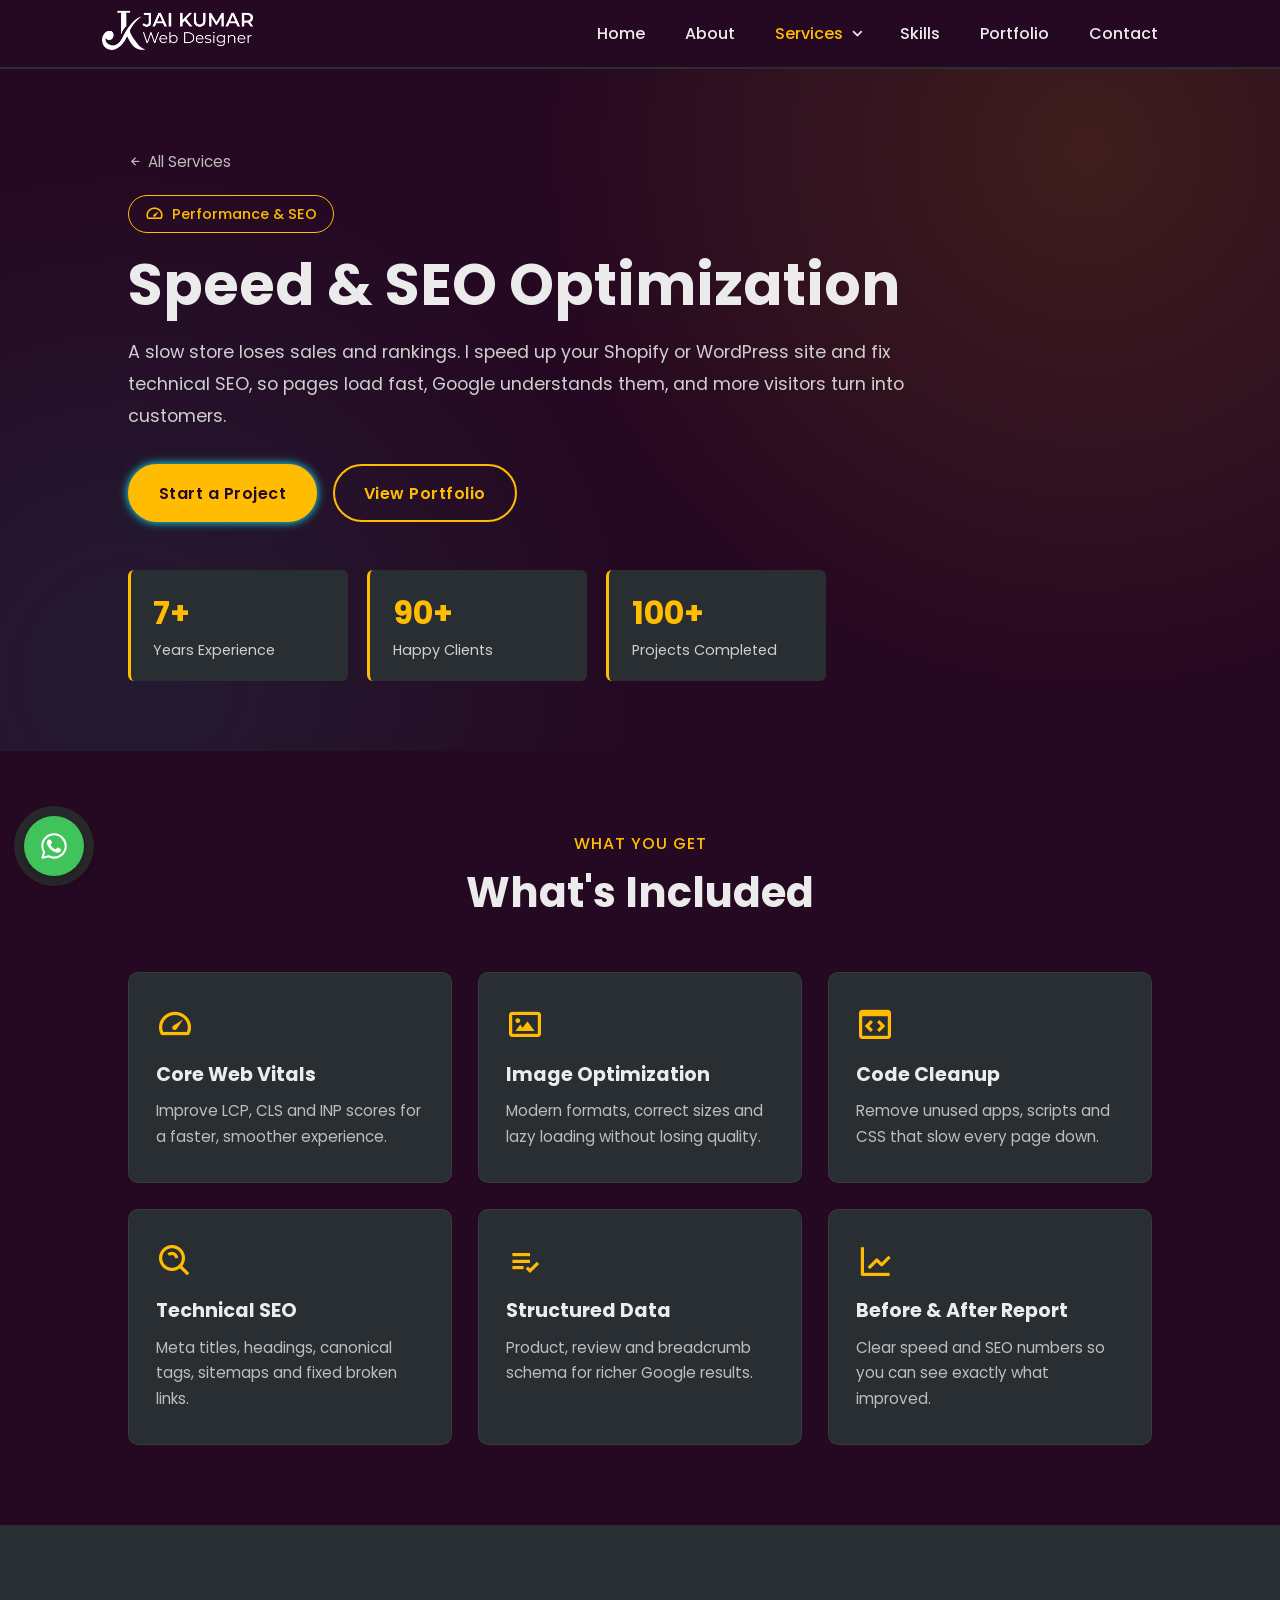
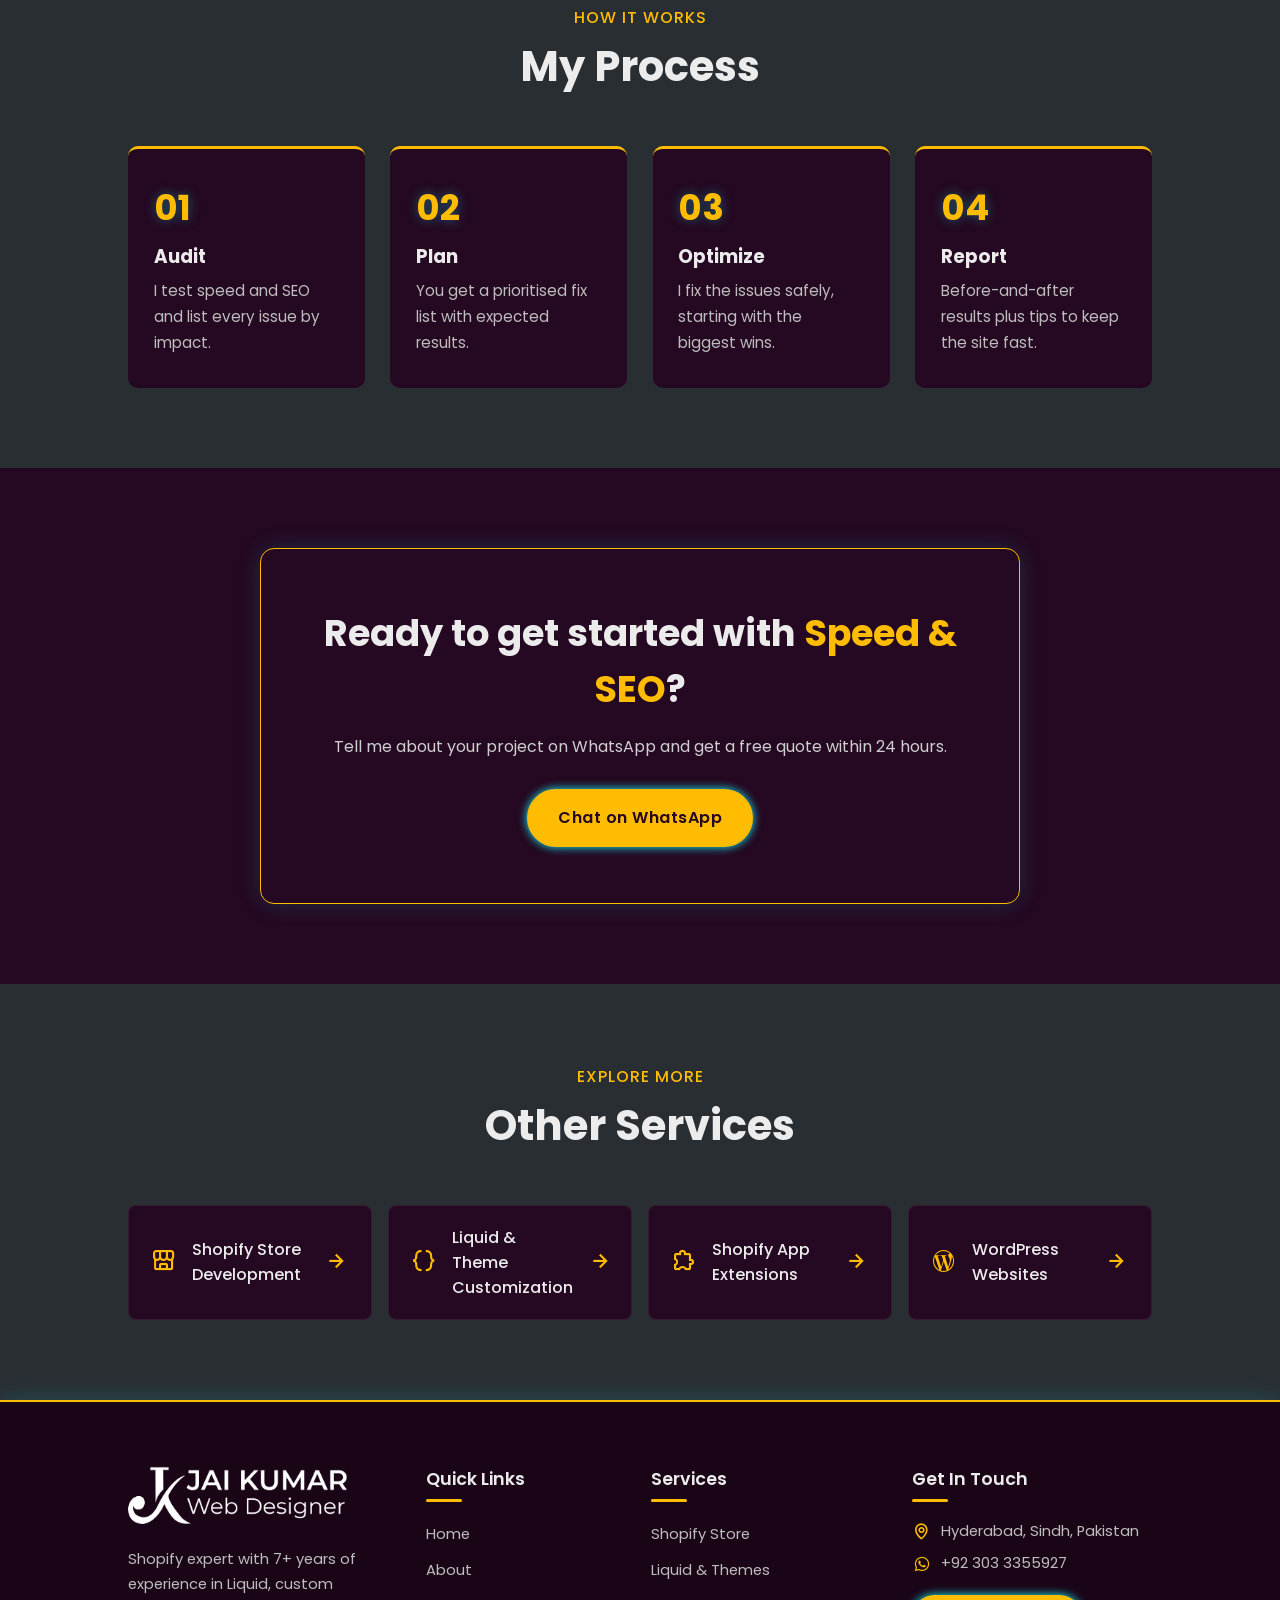
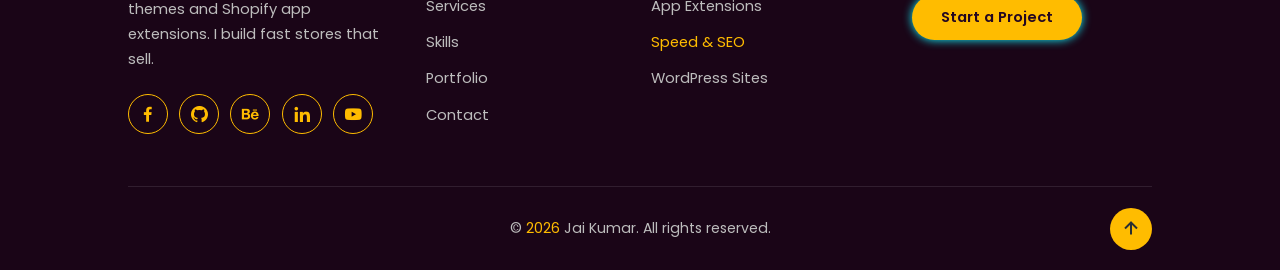
<file: speed-seo-optimization.html>
<!DOCTYPE html>
<html lang="en">

<head>
    <meta charset="UTF-8">
    <meta name="viewport" content="width=device-width, initial-scale=1.0">
    <title>Shopify Speed &amp; SEO Optimization | Jai Kumar</title>
    <meta name="description" content="A slow store loses sales and rankings. I speed up your Shopify or WordPress site and fix technical SEO, so pages load fast, Google understands them, and more visitors turn into customers.">
    <meta name="robots" content="index, follow, max-image-preview:large">
    <link rel="canonical" href="https://jaikumar.vercel.app/speed-seo-optimization">
    <meta property="og:type" content="website">
    <meta property="og:title" content="Shopify Speed &amp; SEO Optimization | Jai Kumar">
    <meta property="og:description" content="A slow store loses sales and rankings. I speed up your Shopify or WordPress site and fix technical SEO, so pages load fast, Google understands them, and more visitors turn into customers.">
    <meta property="og:url" content="https://jaikumar.vercel.app/speed-seo-optimization">
    <meta property="og:image" content="https://jaikumar.vercel.app/home-img%20(1).png">
    <meta name="twitter:card" content="summary_large_image">
    <link rel="preconnect" href="https://fonts.googleapis.com">
    <link rel="preconnect" href="https://fonts.gstatic.com" crossorigin>
    <link rel="preconnect" href="https://unpkg.com" crossorigin>
    <link rel="stylesheet" href="https://fonts.googleapis.com/css2?family=Poppins:wght@300;400;500;600;700&display=swap">
    <link rel="stylesheet" href="style.css">
    <link rel="icon" href="/favicon.ico" sizes="any">
    <link rel="icon" type="image/png" sizes="32x32" href="/favicon-32.png">
    <link rel="icon" type="image/png" sizes="192x192" href="/favicon-192.png">
    <link rel="apple-touch-icon" href="/apple-touch-icon.png">
    <!-- icons: page ko rokte nahi (non-blocking) -->
    <link rel="preload" href="https://unpkg.com/boxicons@2.1.4/css/boxicons.min.css" as="style" onload="this.onload=null;this.rel='stylesheet'">
    <noscript><link rel="stylesheet" href="https://unpkg.com/boxicons@2.1.4/css/boxicons.min.css"></noscript>
</head>

<body id="top" class="service-page">
    <header class="sticky">
        <a href="index.html" class="logo">
            <img src="logo.webp" alt="Jai Kumar - Web Designer" width="1200" height="314">
        </a>
        <ul class="navlist">
            <li><a href="index.html#home" style="--i:1;">Home</a></li>
            <li><a href="index.html#about" style="--i:2;">About</a></li>
            <li class="has-dropdown">
                <a href="index.html#services" style="--i:3;" class="active">Services</a>
                <button class="dropdown-toggle" type="button" aria-label="Show services" aria-expanded="false"><i class='bx bx-chevron-down'></i></button>
                <ul class="dropdown">
                    <li><a href="shopify-store-development.html"><i class='bx bx-store-alt'></i>Shopify Store</a></li>
                    <li><a href="liquid-theme-customization.html"><i class='bx bx-code-curly'></i>Liquid &amp; Themes</a></li>
                    <li><a href="shopify-app-extensions.html"><i class='bx bx-extension'></i>App Extensions</a></li>
                    <li><a href="speed-seo-optimization.html"><i class='bx bx-tachometer'></i>Speed &amp; SEO</a></li>
                    <li><a href="wordpress-websites.html"><i class='bx bxl-wordpress'></i>WordPress Sites</a></li>
                </ul>
            </li>
            <li><a href="index.html#skills" style="--i:4;">Skills</a></li>
            <li><a href="index.html#portfolio" style="--i:5;">Portfolio</a></li>
            <li><a href="index.html#contact" style="--i:6;">Contact</a></li>
        </ul>
        <button id="menu-icon" type="button" aria-label="Open menu" aria-expanded="false"><i class='bx bx-menu'></i></button>
    </header>

    <section class="svc-hero">
        <div class="svc-hero-content">
            <a href="index.html#services" class="svc-back"><i class='bx bx-left-arrow-alt'></i> All Services</a>
            <span class="svc-tag"><i class='bx bx-tachometer'></i> Performance &amp; SEO</span>
            <h1>Speed &amp; SEO Optimization</h1>
            <p>A slow store loses sales and rankings. I speed up your Shopify or WordPress site and fix technical SEO, so pages load fast, Google understands them, and more visitors turn into customers.</p>
            <div class="svc-hero-btns">
                <a href="https://wa.me/923033355927?text=Hi%20Jai%2C%20I%20want%20to%20improve%20my%20store%20speed%20and%20SEO." target="_blank" rel="noopener" class="svc-btn">Start a Project</a>
                <a href="index.html#portfolio" class="svc-btn svc-btn-outline">View Portfolio</a>
            </div>
        </div>
        <div class="svc-hero-stats">
            <div><strong>7+</strong><span>Years Experience</span></div>
            <div><strong>90+</strong><span>Happy Clients</span></div>
            <div><strong>100+</strong><span>Projects Completed</span></div>
        </div>
    </section>

    <section class="svc-section">
        <div class="svc-heading">
            <span>What You Get</span>
            <h2>What's Included</h2>
        </div>
        <div class="svc-grid">
                <div class="svc-card">
                    <i class='bx bx-tachometer'></i>
                    <h3>Core Web Vitals</h3>
                    <p>Improve LCP, CLS and INP scores for a faster, smoother experience.</p>
                </div>
                <div class="svc-card">
                    <i class='bx bx-image'></i>
                    <h3>Image Optimization</h3>
                    <p>Modern formats, correct sizes and lazy loading without losing quality.</p>
                </div>
                <div class="svc-card">
                    <i class='bx bx-code-block'></i>
                    <h3>Code Cleanup</h3>
                    <p>Remove unused apps, scripts and CSS that slow every page down.</p>
                </div>
                <div class="svc-card">
                    <i class='bx bx-search-alt'></i>
                    <h3>Technical SEO</h3>
                    <p>Meta titles, headings, canonical tags, sitemaps and fixed broken links.</p>
                </div>
                <div class="svc-card">
                    <i class='bx bx-list-check'></i>
                    <h3>Structured Data</h3>
                    <p>Product, review and breadcrumb schema for richer Google results.</p>
                </div>
                <div class="svc-card">
                    <i class='bx bx-line-chart'></i>
                    <h3>Before &amp; After Report</h3>
                    <p>Clear speed and SEO numbers so you can see exactly what improved.</p>
                </div>
        </div>
    </section>

    <section class="svc-section svc-alt">
        <div class="svc-heading">
            <span>How It Works</span>
            <h2>My Process</h2>
        </div>
        <div class="svc-steps">
                <div class="svc-step">
                    <span class="svc-step-num">01</span>
                    <h3>Audit</h3>
                    <p>I test speed and SEO and list every issue by impact.</p>
                </div>
                <div class="svc-step">
                    <span class="svc-step-num">02</span>
                    <h3>Plan</h3>
                    <p>You get a prioritised fix list with expected results.</p>
                </div>
                <div class="svc-step">
                    <span class="svc-step-num">03</span>
                    <h3>Optimize</h3>
                    <p>I fix the issues safely, starting with the biggest wins.</p>
                </div>
                <div class="svc-step">
                    <span class="svc-step-num">04</span>
                    <h3>Report</h3>
                    <p>Before-and-after results plus tips to keep the site fast.</p>
                </div>
        </div>
    </section>

    <section class="svc-section">
        <div class="svc-cta">
            <h2>Ready to get started with <span>Speed &amp; SEO</span>?</h2>
            <p>Tell me about your project on WhatsApp and get a free quote within 24 hours.</p>
            <a href="https://wa.me/923033355927?text=Hi%20Jai%2C%20I%20want%20to%20improve%20my%20store%20speed%20and%20SEO." target="_blank" rel="noopener" class="svc-btn">Chat on WhatsApp</a>
        </div>
    </section>

    <section class="svc-section svc-alt">
        <div class="svc-heading">
            <span>Explore More</span>
            <h2>Other Services</h2>
        </div>
        <div class="svc-others">
                <a href="shopify-store-development.html" class="svc-other">
                    <i class='bx bx-store-alt'></i>
                    <span>Shopify Store Development</span>
                    <i class='bx bx-right-arrow-alt'></i>
                </a>
                <a href="liquid-theme-customization.html" class="svc-other">
                    <i class='bx bx-code-curly'></i>
                    <span>Liquid &amp; Theme Customization</span>
                    <i class='bx bx-right-arrow-alt'></i>
                </a>
                <a href="shopify-app-extensions.html" class="svc-other">
                    <i class='bx bx-extension'></i>
                    <span>Shopify App Extensions</span>
                    <i class='bx bx-right-arrow-alt'></i>
                </a>
                <a href="wordpress-websites.html" class="svc-other">
                    <i class='bx bxl-wordpress'></i>
                    <span>WordPress Websites</span>
                    <i class='bx bx-right-arrow-alt'></i>
                </a>
        </div>
    </section>

    <footer class="site-footer">
        <div class="footer-top">
            <div class="footer-brand">
                <a href="index.html" class="footer-logo" target="_blank" rel="noopener"><img loading="lazy" src="logo.webp" alt="Jai Kumar - Web Designer" width="1200" height="314"></a>
                <p>Shopify expert with 7+ years of experience in Liquid, custom themes and Shopify app extensions. I build fast stores that sell.</p>
                <div class="footer-social">
                    <a href="https://www.facebook.com/jaikumar3355" target="_blank" rel="noopener" aria-label="Facebook"><i class='bx bxl-facebook'></i></a>
                    <a href="https://github.com/Jaikumar112/" target="_blank" rel="noopener" aria-label="GitHub"><i class='bx bxl-github'></i></a>
                    <a href="https://www.behance.net/jairam14" target="_blank" rel="noopener" aria-label="Behance"><i class='bx bxl-behance'></i></a>
                    <a href="https://www.linkedin.com/in/jai-kumar112/" target="_blank" rel="noopener" aria-label="LinkedIn"><i class='bx bxl-linkedin'></i></a>
                    <a href="https://www.youtube.com/@webpro110" target="_blank" rel="noopener" aria-label="YouTube"><i class='bx bxl-youtube'></i></a>
                </div>
            </div>

            <div class="footer-col">
                <h3>Quick Links</h3>
                <ul>
                    <li><a href="index.html#home" target="_blank" rel="noopener">Home</a></li>
                    <li><a href="index.html#about" target="_blank" rel="noopener">About</a></li>
                    <li><a href="index.html#services" target="_blank" rel="noopener">Services</a></li>
                    <li><a href="index.html#skills" target="_blank" rel="noopener">Skills</a></li>
                    <li><a href="index.html#portfolio" target="_blank" rel="noopener">Portfolio</a></li>
                    <li><a href="index.html#contact" target="_blank" rel="noopener">Contact</a></li>
                </ul>
            </div>

            <div class="footer-col">
                <h3>Services</h3>
                <ul>
                    <li><a href="shopify-store-development.html" target="_blank" rel="noopener">Shopify Store</a></li>
                    <li><a href="liquid-theme-customization.html" target="_blank" rel="noopener">Liquid &amp; Themes</a></li>
                    <li><a href="shopify-app-extensions.html" target="_blank" rel="noopener">App Extensions</a></li>
                    <li><a href="speed-seo-optimization.html" class="current" target="_blank" rel="noopener">Speed &amp; SEO</a></li>
                    <li><a href="wordpress-websites.html" target="_blank" rel="noopener">WordPress Sites</a></li>
                </ul>
            </div>

            <div class="footer-col footer-contact">
                <h3>Get In Touch</h3>
                <ul>
                    <li><i class='bx bx-map'></i><a href="https://www.google.com/maps/search/?api=1&query=Hyderabad%2C%20Sindh%2C%20Pakistan" target="_blank" rel="noopener">Hyderabad, Sindh, Pakistan</a></li>
                    <li><i class='bx bxl-whatsapp'></i><a href="https://wa.me/923033355927?text=Hi%20Jai%2C%20I%20want%20to%20improve%20my%20store%20speed%20and%20SEO." target="_blank" rel="noopener">+92 303 3355927</a></li>
                </ul>
                <a href="https://wa.me/923033355927?text=Hi%20Jai%2C%20I%20want%20to%20improve%20my%20store%20speed%20and%20SEO." target="_blank" rel="noopener" class="footer-cta">Start a Project</a>
            </div>
        </div>

        <div class="footer-bottom">
            <p>&copy; <span id="year">2026</span> Jai Kumar. All rights reserved.</p>
            <a href="#top" class="back-top" aria-label="Back to top"><i class='bx bx-up-arrow-alt'></i></a>
        </div>
    </footer>

    <!-- Floating WhatsApp button -->
    <a href="https://wa.me/923033355927?text=Hi%20Jai%2C%20I%20want%20to%20improve%20my%20store%20speed%20and%20SEO." class="wa-float" target="_blank" rel="noopener" aria-label="Chat on WhatsApp">
        <span class="wa-float-icon"><svg viewBox="0 0 32 32" width="30" height="30" aria-hidden="true"><path fill="none" stroke="#fff" stroke-width="2.2" stroke-linejoin="round" d="M16 3.5C9.1 3.5 3.5 9 3.5 15.8c0 2.4.7 4.6 1.9 6.5L3.8 28.5l6.4-1.6c1.8 1 3.8 1.5 5.8 1.5 6.9 0 12.5-5.5 12.5-12.3S22.9 3.5 16 3.5z"/><path fill="#fff" d="M12.3 9.6c-.3-.6-.6-.6-.9-.6h-.8c-.3 0-.7.1-1 .5-.4.4-1.3 1.3-1.3 3.1s1.3 3.6 1.5 3.9c.2.2 2.6 4.1 6.4 5.6 3.2 1.2 3.8 1 4.5.9.7-.1 2.2-.9 2.5-1.8.3-.9.3-1.6.2-1.8-.1-.2-.3-.3-.7-.5l-2.5-1.2c-.3-.1-.6-.2-.8.2-.2.4-.9 1.2-1.1 1.4-.2.2-.4.3-.8.1-.4-.2-1.6-.6-3-1.8-1.1-1-1.8-2.2-2-2.6-.2-.4 0-.6.2-.8l.6-.7c.2-.2.3-.4.4-.7.1-.3.1-.5 0-.7l-1.2-2.8z"/></svg></span>
    </a>

    <script src="service.js" defer></script>
</body>

</html>
</file>
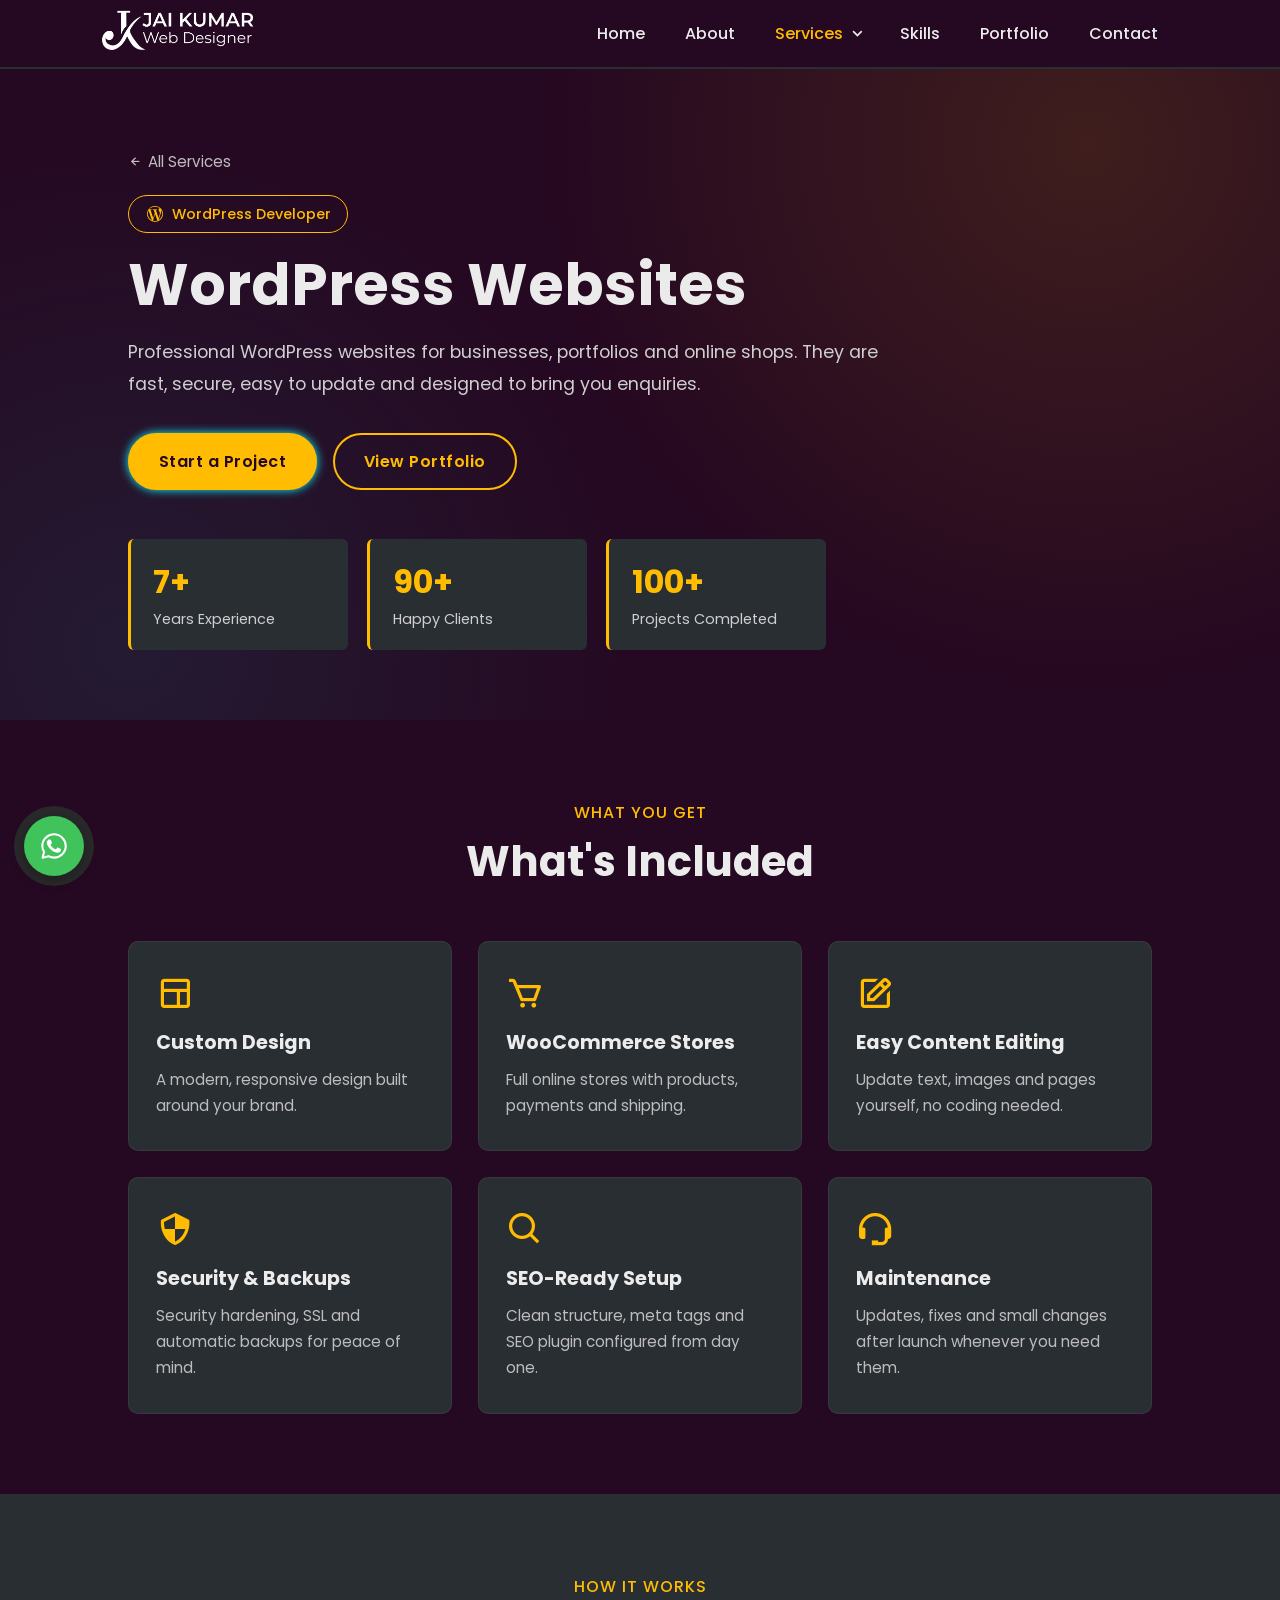
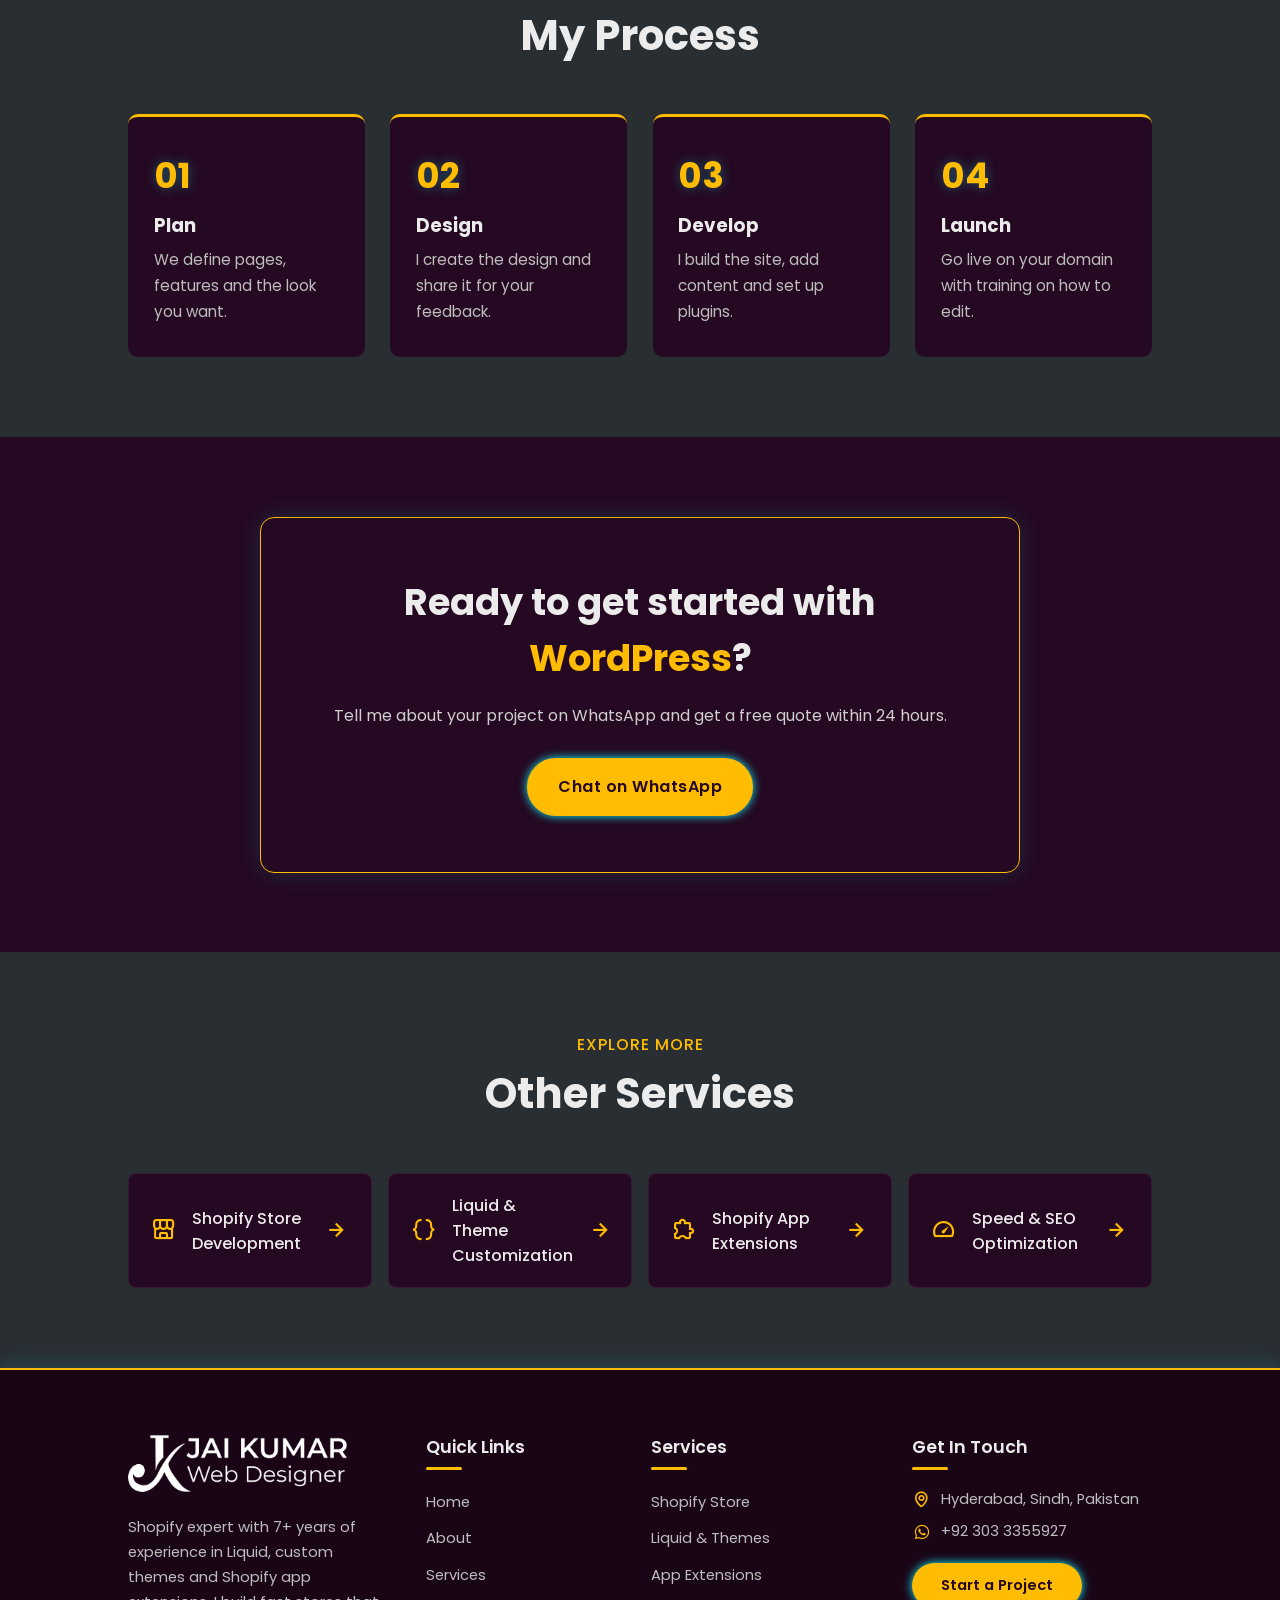
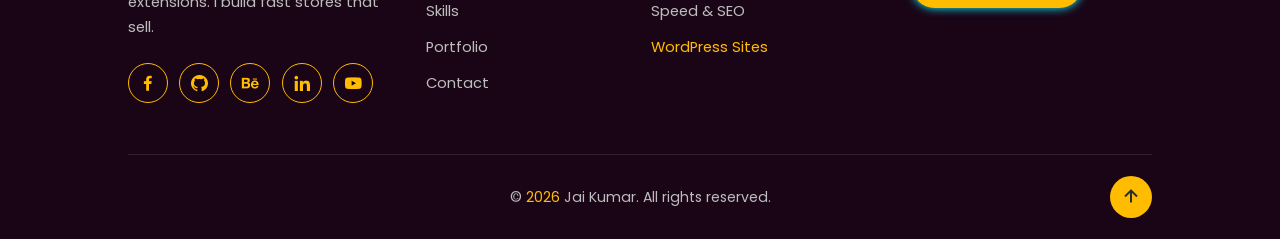
<file: wordpress-websites.html>
<!DOCTYPE html>
<html lang="en">

<head>
    <meta charset="UTF-8">
    <meta name="viewport" content="width=device-width, initial-scale=1.0">
    <title>WordPress Website Developer in Pakistan | Jai Kumar</title>
    <meta name="description" content="Professional WordPress websites for businesses, portfolios and online shops. They are fast, secure, easy to update and designed to bring you enquiries.">
    <meta name="robots" content="index, follow, max-image-preview:large">
    <link rel="canonical" href="https://jaikumar.vercel.app/wordpress-websites">
    <meta property="og:type" content="website">
    <meta property="og:title" content="WordPress Website Developer in Pakistan | Jai Kumar">
    <meta property="og:description" content="Professional WordPress websites for businesses, portfolios and online shops. They are fast, secure, easy to update and designed to bring you enquiries.">
    <meta property="og:url" content="https://jaikumar.vercel.app/wordpress-websites">
    <meta property="og:image" content="https://jaikumar.vercel.app/home-img%20(1).png">
    <meta name="twitter:card" content="summary_large_image">
    <link rel="preconnect" href="https://fonts.googleapis.com">
    <link rel="preconnect" href="https://fonts.gstatic.com" crossorigin>
    <link rel="preconnect" href="https://unpkg.com" crossorigin>
    <link rel="stylesheet" href="https://fonts.googleapis.com/css2?family=Poppins:wght@300;400;500;600;700&display=swap">
    <link rel="stylesheet" href="style.css">
    <link rel="icon" href="/favicon.ico" sizes="any">
    <link rel="icon" type="image/png" sizes="32x32" href="/favicon-32.png">
    <link rel="icon" type="image/png" sizes="192x192" href="/favicon-192.png">
    <link rel="apple-touch-icon" href="/apple-touch-icon.png">
    <!-- icons: page ko rokte nahi (non-blocking) -->
    <link rel="preload" href="https://unpkg.com/boxicons@2.1.4/css/boxicons.min.css" as="style" onload="this.onload=null;this.rel='stylesheet'">
    <noscript><link rel="stylesheet" href="https://unpkg.com/boxicons@2.1.4/css/boxicons.min.css"></noscript>
</head>

<body id="top" class="service-page">
    <header class="sticky">
        <a href="index.html" class="logo">
            <img src="logo.webp" alt="Jai Kumar - Web Designer" width="1200" height="314">
        </a>
        <ul class="navlist">
            <li><a href="index.html#home" style="--i:1;">Home</a></li>
            <li><a href="index.html#about" style="--i:2;">About</a></li>
            <li class="has-dropdown">
                <a href="index.html#services" style="--i:3;" class="active">Services</a>
                <button class="dropdown-toggle" type="button" aria-label="Show services" aria-expanded="false"><i class='bx bx-chevron-down'></i></button>
                <ul class="dropdown">
                    <li><a href="shopify-store-development.html"><i class='bx bx-store-alt'></i>Shopify Store</a></li>
                    <li><a href="liquid-theme-customization.html"><i class='bx bx-code-curly'></i>Liquid &amp; Themes</a></li>
                    <li><a href="shopify-app-extensions.html"><i class='bx bx-extension'></i>App Extensions</a></li>
                    <li><a href="speed-seo-optimization.html"><i class='bx bx-tachometer'></i>Speed &amp; SEO</a></li>
                    <li><a href="wordpress-websites.html"><i class='bx bxl-wordpress'></i>WordPress Sites</a></li>
                </ul>
            </li>
            <li><a href="index.html#skills" style="--i:4;">Skills</a></li>
            <li><a href="index.html#portfolio" style="--i:5;">Portfolio</a></li>
            <li><a href="index.html#contact" style="--i:6;">Contact</a></li>
        </ul>
        <button id="menu-icon" type="button" aria-label="Open menu" aria-expanded="false"><i class='bx bx-menu'></i></button>
    </header>

    <section class="svc-hero">
        <div class="svc-hero-content">
            <a href="index.html#services" class="svc-back"><i class='bx bx-left-arrow-alt'></i> All Services</a>
            <span class="svc-tag"><i class='bx bxl-wordpress'></i> WordPress Developer</span>
            <h1>WordPress Websites</h1>
            <p>Professional WordPress websites for businesses, portfolios and online shops. They are fast, secure, easy to update and designed to bring you enquiries.</p>
            <div class="svc-hero-btns">
                <a href="https://wa.me/923033355927?text=Hi%20Jai%2C%20I%20need%20a%20WordPress%20website." target="_blank" rel="noopener" class="svc-btn">Start a Project</a>
                <a href="index.html#portfolio" class="svc-btn svc-btn-outline">View Portfolio</a>
            </div>
        </div>
        <div class="svc-hero-stats">
            <div><strong>7+</strong><span>Years Experience</span></div>
            <div><strong>90+</strong><span>Happy Clients</span></div>
            <div><strong>100+</strong><span>Projects Completed</span></div>
        </div>
    </section>

    <section class="svc-section">
        <div class="svc-heading">
            <span>What You Get</span>
            <h2>What's Included</h2>
        </div>
        <div class="svc-grid">
                <div class="svc-card">
                    <i class='bx bx-layout'></i>
                    <h3>Custom Design</h3>
                    <p>A modern, responsive design built around your brand.</p>
                </div>
                <div class="svc-card">
                    <i class='bx bx-cart'></i>
                    <h3>WooCommerce Stores</h3>
                    <p>Full online stores with products, payments and shipping.</p>
                </div>
                <div class="svc-card">
                    <i class='bx bx-edit'></i>
                    <h3>Easy Content Editing</h3>
                    <p>Update text, images and pages yourself, no coding needed.</p>
                </div>
                <div class="svc-card">
                    <i class='bx bx-shield-quarter'></i>
                    <h3>Security &amp; Backups</h3>
                    <p>Security hardening, SSL and automatic backups for peace of mind.</p>
                </div>
                <div class="svc-card">
                    <i class='bx bx-search'></i>
                    <h3>SEO-Ready Setup</h3>
                    <p>Clean structure, meta tags and SEO plugin configured from day one.</p>
                </div>
                <div class="svc-card">
                    <i class='bx bx-support'></i>
                    <h3>Maintenance</h3>
                    <p>Updates, fixes and small changes after launch whenever you need them.</p>
                </div>
        </div>
    </section>

    <section class="svc-section svc-alt">
        <div class="svc-heading">
            <span>How It Works</span>
            <h2>My Process</h2>
        </div>
        <div class="svc-steps">
                <div class="svc-step">
                    <span class="svc-step-num">01</span>
                    <h3>Plan</h3>
                    <p>We define pages, features and the look you want.</p>
                </div>
                <div class="svc-step">
                    <span class="svc-step-num">02</span>
                    <h3>Design</h3>
                    <p>I create the design and share it for your feedback.</p>
                </div>
                <div class="svc-step">
                    <span class="svc-step-num">03</span>
                    <h3>Develop</h3>
                    <p>I build the site, add content and set up plugins.</p>
                </div>
                <div class="svc-step">
                    <span class="svc-step-num">04</span>
                    <h3>Launch</h3>
                    <p>Go live on your domain with training on how to edit.</p>
                </div>
        </div>
    </section>

    <section class="svc-section">
        <div class="svc-cta">
            <h2>Ready to get started with <span>WordPress</span>?</h2>
            <p>Tell me about your project on WhatsApp and get a free quote within 24 hours.</p>
            <a href="https://wa.me/923033355927?text=Hi%20Jai%2C%20I%20need%20a%20WordPress%20website." target="_blank" rel="noopener" class="svc-btn">Chat on WhatsApp</a>
        </div>
    </section>

    <section class="svc-section svc-alt">
        <div class="svc-heading">
            <span>Explore More</span>
            <h2>Other Services</h2>
        </div>
        <div class="svc-others">
                <a href="shopify-store-development.html" class="svc-other">
                    <i class='bx bx-store-alt'></i>
                    <span>Shopify Store Development</span>
                    <i class='bx bx-right-arrow-alt'></i>
                </a>
                <a href="liquid-theme-customization.html" class="svc-other">
                    <i class='bx bx-code-curly'></i>
                    <span>Liquid &amp; Theme Customization</span>
                    <i class='bx bx-right-arrow-alt'></i>
                </a>
                <a href="shopify-app-extensions.html" class="svc-other">
                    <i class='bx bx-extension'></i>
                    <span>Shopify App Extensions</span>
                    <i class='bx bx-right-arrow-alt'></i>
                </a>
                <a href="speed-seo-optimization.html" class="svc-other">
                    <i class='bx bx-tachometer'></i>
                    <span>Speed &amp; SEO Optimization</span>
                    <i class='bx bx-right-arrow-alt'></i>
                </a>
        </div>
    </section>

    <footer class="site-footer">
        <div class="footer-top">
            <div class="footer-brand">
                <a href="index.html" class="footer-logo" target="_blank" rel="noopener"><img loading="lazy" src="logo.webp" alt="Jai Kumar - Web Designer" width="1200" height="314"></a>
                <p>Shopify expert with 7+ years of experience in Liquid, custom themes and Shopify app extensions. I build fast stores that sell.</p>
                <div class="footer-social">
                    <a href="https://www.facebook.com/jaikumar3355" target="_blank" rel="noopener" aria-label="Facebook"><i class='bx bxl-facebook'></i></a>
                    <a href="https://github.com/Jaikumar112/" target="_blank" rel="noopener" aria-label="GitHub"><i class='bx bxl-github'></i></a>
                    <a href="https://www.behance.net/jairam14" target="_blank" rel="noopener" aria-label="Behance"><i class='bx bxl-behance'></i></a>
                    <a href="https://www.linkedin.com/in/jai-kumar112/" target="_blank" rel="noopener" aria-label="LinkedIn"><i class='bx bxl-linkedin'></i></a>
                    <a href="https://www.youtube.com/@webpro110" target="_blank" rel="noopener" aria-label="YouTube"><i class='bx bxl-youtube'></i></a>
                </div>
            </div>

            <div class="footer-col">
                <h3>Quick Links</h3>
                <ul>
                    <li><a href="index.html#home" target="_blank" rel="noopener">Home</a></li>
                    <li><a href="index.html#about" target="_blank" rel="noopener">About</a></li>
                    <li><a href="index.html#services" target="_blank" rel="noopener">Services</a></li>
                    <li><a href="index.html#skills" target="_blank" rel="noopener">Skills</a></li>
                    <li><a href="index.html#portfolio" target="_blank" rel="noopener">Portfolio</a></li>
                    <li><a href="index.html#contact" target="_blank" rel="noopener">Contact</a></li>
                </ul>
            </div>

            <div class="footer-col">
                <h3>Services</h3>
                <ul>
                    <li><a href="shopify-store-development.html" target="_blank" rel="noopener">Shopify Store</a></li>
                    <li><a href="liquid-theme-customization.html" target="_blank" rel="noopener">Liquid &amp; Themes</a></li>
                    <li><a href="shopify-app-extensions.html" target="_blank" rel="noopener">App Extensions</a></li>
                    <li><a href="speed-seo-optimization.html" target="_blank" rel="noopener">Speed &amp; SEO</a></li>
                    <li><a href="wordpress-websites.html" class="current" target="_blank" rel="noopener">WordPress Sites</a></li>
                </ul>
            </div>

            <div class="footer-col footer-contact">
                <h3>Get In Touch</h3>
                <ul>
                    <li><i class='bx bx-map'></i><a href="https://www.google.com/maps/search/?api=1&query=Hyderabad%2C%20Sindh%2C%20Pakistan" target="_blank" rel="noopener">Hyderabad, Sindh, Pakistan</a></li>
                    <li><i class='bx bxl-whatsapp'></i><a href="https://wa.me/923033355927?text=Hi%20Jai%2C%20I%20need%20a%20WordPress%20website." target="_blank" rel="noopener">+92 303 3355927</a></li>
                </ul>
                <a href="https://wa.me/923033355927?text=Hi%20Jai%2C%20I%20need%20a%20WordPress%20website." target="_blank" rel="noopener" class="footer-cta">Start a Project</a>
            </div>
        </div>

        <div class="footer-bottom">
            <p>&copy; <span id="year">2026</span> Jai Kumar. All rights reserved.</p>
            <a href="#top" class="back-top" aria-label="Back to top"><i class='bx bx-up-arrow-alt'></i></a>
        </div>
    </footer>

    <!-- Floating WhatsApp button -->
    <a href="https://wa.me/923033355927?text=Hi%20Jai%2C%20I%20need%20a%20WordPress%20website." class="wa-float" target="_blank" rel="noopener" aria-label="Chat on WhatsApp">
        <span class="wa-float-icon"><svg viewBox="0 0 32 32" width="30" height="30" aria-hidden="true"><path fill="none" stroke="#fff" stroke-width="2.2" stroke-linejoin="round" d="M16 3.5C9.1 3.5 3.5 9 3.5 15.8c0 2.4.7 4.6 1.9 6.5L3.8 28.5l6.4-1.6c1.8 1 3.8 1.5 5.8 1.5 6.9 0 12.5-5.5 12.5-12.3S22.9 3.5 16 3.5z"/><path fill="#fff" d="M12.3 9.6c-.3-.6-.6-.6-.9-.6h-.8c-.3 0-.7.1-1 .5-.4.4-1.3 1.3-1.3 3.1s1.3 3.6 1.5 3.9c.2.2 2.6 4.1 6.4 5.6 3.2 1.2 3.8 1 4.5.9.7-.1 2.2-.9 2.5-1.8.3-.9.3-1.6.2-1.8-.1-.2-.3-.3-.7-.5l-2.5-1.2c-.3-.1-.6-.2-.8.2-.2.4-.9 1.2-1.1 1.4-.2.2-.4.3-.8.1-.4-.2-1.6-.6-3-1.8-1.1-1-1.8-2.2-2-2.6-.2-.4 0-.6.2-.8l.6-.7c.2-.2.3-.4.4-.7.1-.3.1-.5 0-.7l-1.2-2.8z"/></svg></span>
    </a>

    <script src="service.js" defer></script>
</body>

</html>
</file>
<file: style.css>
* {
    padding: 0;
    margin: 0;
    box-sizing: border-box;
    list-style: none;
    scroll-behavior: smooth;
    text-decoration: none;
}

:root {
    --text-color: #f5f5f5f5;
    --hover-color: #ffbc00;
    --bg-color: #250821;
    --second-bg-color: #292e33;
    --big-font: 2.5rem;
    --normal-font: 2rem;
    --non-box-shadow: 0 0 .6rem #12f7ff;
    --h2-font: 3rem;
    --font-nen-text-shadow: 0 0 10px rgba(18, 247, 255, 0.3), 0 0 20px rgba(18, 247, 255, 0.3), 0 0 30px rgba(18, 247, 255, 0.3), 0 0 40px rgba(18, 247, 255, 0.3), 0 0 70px rgba(18, 247, 255, 0.3), 0 0 10px rgba(18, 247, 255, 0.3), 0 0 80px rgba(18, 247, 255, 0.3), 0 0 100px rgba(18, 247, 255, 0.3), 0 0 150px rgba(18, 247, 255, 0.3);
}

/* sirf html par: body par lagane se 2 scrollbar aate the */
html {
    overflow-x: hidden;
}

body {
    overflow-x: clip;
}

body {
    font-family: "poppins", sans-serif;
    background: var(--bg-color);
    color: var(--text-color);
}

header {
    position: fixed;
    top: 0;
    left: 0;
    z-index: 1000;
    border-bottom: 1px solid transparent;
    display: flex;
    align-items: center;
    justify-content: space-between;
    width: 100%;
    padding: 20px 8%;
}

header.sticky {
    background: var(--bg-color);
    border-bottom: 2px solid var(--second-bg-color);
    padding: 10px 8%;
}

.logo img {
    max-width: 32%;
    max-height: 30%;
}

span {
    color: var(--hover-color);
}

.navlist {
    display: flex;
}

.navlist a {
    display: inline-flex;
    color: var(--text-color);
    font-weight: 500;
    padding: 10px 20px;
    animation: slideAnimation 1s ease forwards;
    animation-delay: calc(.3s * var(--i));
    opacity: 0;
}

.navlist a:hover {
    color: var(--hover-color);
    text-shadow: 0 0 10px rgba(18, 247, 255, 0.3), 0 0 20px rgba(18, 247, 255, 0.3), 0 0 30px rgba(18, 247, 255, 0.3), 0 0 40px rgba(18, 247, 255, 0.3), 0 0 70px rgba(18, 247, 255, 0.3), 0 0 10px rgba(18, 247, 255, 0.3), 0 0 80px rgba(18, 247, 255, 0.3), 0 0 100px rgba(18, 247, 255, 0.3), 0 0 150px rgba(18, 247, 255, 0.3);
}

.navlist a.active {
    color: var(--hover-color);
}

::-webkit-scrollbar {
    height: 0;
    width: .5rem;
}

::-webkit-scrollbar-track {
    background-color: var(--second-bg-color);
}

::-webkit-scrollbar-thumb {
    background-color: var(--hover-color);
    border-radius: 5rem;
}

#menu-icon {
    width: 44px;
    height: 44px;
    font-size: 40px;
    z-index: 10001;
    cursor: pointer;
    margin-left: 25px;
    border: none;
    background: var(--hover-color);
    border-radius: 6px;
    color: var(--bg-color);
    display: none;
    align-items: center;
    justify-content: center;
    transition: transform .35s ease, box-shadow .3s;
}

#menu-icon i {
    line-height: 1;
}

#menu-icon.active {
    box-shadow: var(--non-box-shadow);
}

#menu-icon.active i {
    animation: menuSpin .35s ease;
}

@keyframes menuSpin {
    from { transform: rotate(-90deg); opacity: 0; }
    to { transform: rotate(0); opacity: 1; }
}

/*---Home-section----------------------------*/

section {
    padding: 50px 7%;
}

.home {
    min-height: 100vh;
    height: 100%;
    width: 100%;
    display: grid;
    grid-template-columns: repeat(2, 1fr);
    align-items: center;
    grid-gap: 4em;
    margin-top: 3rem;
}

.home-content {
    max-width: 600px;
}

.home-content h1 {
    font-size: var(--big-font);
    font-weight: 700;
}

.change-text {
    font-size: 1.25rem;
    font-weight: 600;
}

.change-text h2 {
    display: inline-flex;
    margin: 0;
    vertical-align: top;
}

.change-text h2 .word {
    position: absolute;
    display: flex;
    opacity: 0;
}

.change-text h2 .word .letter {
    transform-origin: center center 25px;
}

.change-text h2 .word .letter.out {
    transform: rotateX(90deg);
    transition: 0.32s cubic-bezier(0.6, 0, 0.7, 0.2);
}

.change-text h2 .word .letter.in {
    transition: 0.38s ease;
}

.change-text h2 .word .letter.behind {
    transform: rotatex(-90deg);
}

.home-content p {
    color: #bdbdbd;
    line-height: 1.6;
}

.info-box {
    display: inline-flex;
    justify-content: space-between;
    align-items: center;
    width: 340px;
    margin: 1rem 0rem 2rem;
}

.info-box h3 {
    font-weight: 600;
    column-rule: var(--text-color);
    font-size: 1rem;
}

.info-box span {
    font-size: .9rem;
    color: #bdbdbd;
}

.btn-box {
    display: flex;
    justify-content: space-between;
    width: 320px;
    height: 45px;
}

.btn-box .btn {
    display: inline-flex;
    justify-content: center;
    align-items: center;
    width: 150px;
    height: 100%;
    background: var(--hover-color);
    color: var(--bg-color);
    font-size: 1rem;
    letter-spacing: 1px;
    font-weight: 600;
    transition: .6s;
    box-shadow: var(--non-box-shadow);
    border-radius: 0px;
    position: relative;
    overflow: hidden;
    z-index: 1;
    border: 2px solid var(--hover-color);
}

.btn:hover {
    color: var(--hover-color);
}

.btn::before {
    content: "";
    position: absolute;
    top: 0;
    left: 0;
    background: var(--bg-color);
    width: 0;
    height: 100%;
    z-index: -1;
    transition: .4s;
}

.btn:hover::before {
    width: 100%;
}

.btn:nth-child(2) {
    background: var(--bg-color);
    color: var(--hover-color);
}

.btn:nth-child(2):hover {
    color: var(--bg-color);
}

.btn:nth-child(2)::before {
    background-color: var(--hover-color);
}

.social-icons {
    margin-top: 2rem;
    display: flex;
    justify-content: space-between;
    width: 220px;
    height: 40px;
}

.social-icons a {
    display: inline-flex;
    width: 50px;
    height: 50px;
    justify-content: center;
    align-items: center;
    background-color: var(--bg-color);
    /* color: var(--hover-color); */
    border: 2px solid var(--hover-color);
    transition: .6s;
    box-shadow: 0 0 0.3rem #12f7ff;
    border-radius: 50%;
    position: relative;
    z-index: 1;
    overflow: hidden;
}

.social-icons a i {
    font-size: 1.5rem;
}

.social-icons a.bxl-whatsapp:hover {
    color: #25D366;
}

.social-icons a .bxl-facebook:hover {
    color: #1877F2;
}

.social-icons a .bxl-github:hover {
    color: rgb(0, 0, 0);
}

.social-icons a .bxl-youtube:hover {
    color: red;
}

.social-icons a .bxl-whatsapp {
    color: #25D366;
}

.social-icons a .bxl-facebook {
    color: #1877F2;
}

.social-icons a .bxl-github {
    color: rgb(255, 255, 255);
}

.social-icons a .bxl-youtube {
    color: red;
}

.social-icons a .bxl-behance {
    color: #1769ff;
}

.social-icons a:hover {
    color: var(--bg-color);
}

.social-icons a::before {
    content: "";
    position: absolute;
    left: 0%;
    top: 0%;
    width: 0;
    height: 100%;
    background: var(--hover-color);
    transition: .6s;
    z-index: -1;
}

.social-icons a:hover:before {
    width: 100%;
}

.home-image {
    position: relative;
    margin-bottom: 10px;
}

.img-box {
    text-align: center;
}

.img-box img {
    width: 100%;
    max-width: 400px;
    height: auto;
}

.liquid-shape {
    position: absolute;
    width: 100%;
    height: 100%;
    z-index: -1;
    top: -20%;
}

.liquid-shape:nth-child(2) {
    filter: blur(40px);
}

/*---About-section----------------------------*/

.about {
    display: flex;
    justify-content: center;
    align-items: center;
    grid-gap: 6em;
    background: var(--second-bg-color);
}

.about .img-about {
    text-align: center;
    position: relative;
}

.about .img-about img {
    max-width: 400px;
    height: auto;
    border-radius: 20px;
}

.about-content span {
    color: #fdfdfd;
    font-size: .8rem;
    font-weight: 400;
    letter-spacing: 2px;
    text-transform: uppercase;
}

.about-content h2 {
    color: var(--hover-color);
    font-weight: 700;
    font-size: var(--normal-font);
}

.about-content h3 {
    font-weight: 600;
    font-size: 1.5rem;
    margin-bottom: .2rem;
}

.about-content p {
    color: #fdfdfd;
    font-weight: 300;
    margin-bottom: 1.5rem;
}

.info-about1,
.info-about2,
.info-about3 {
    color: var(--text-color);
    background: var(--bg-color);
    font-size: 11px;
    position: absolute;
    padding: 10px;
    width: 90px;
    height: 90px;
    border-radius: 69% 31% 66% 34% / 21% 30% 70% 79%;
    display: block;
    box-shadow: var(--non-box-shadow);
    border: 1px solid var(--hover-color);
    outline: 2px solid var(--bg-color);
    z-index: 100;
    animation: morph 6s linear infinite;
}

.info-about1 {
    top: 33%;
    left: -10%;
}

.info-about2 {
    top: 0%;
    left: 75%;
}

.info-about3 {
    top: 70%;
    left: 60%;
}

.img-about span {
    color: var(--hover-color);
    font-size: 1rem;
    font-weight: 600
}

.main-text {
    width: 100%;
    text-align: center;
    margin-bottom: 2rem;
    color: var(--hover-color);
}

.main-text h2 {
    font-weight: 700;
    font-size: var(--normal-font);
}

.main-text span {
    color: #fdfdfd;
    font-size: .8rem;
    font-weight: 200;
    letter-spacing: 2px;
    text-transform: uppercase;
}

/*---Service-section----------------------------*/

.section-services {
    display: flex;
    justify-content: center;
    align-items: center;
    flex-wrap: wrap;
    grid-gap: 2rem;
    transition: 1s ease;
}

.section-services .service-box {
    flex: 1 1 18rem;
    padding: 2rem 1rem 2rem;
    text-align: center;
    background: var(--second-bg-color);
    transition: transform .4s;
    border-radius: 10px;
}

.service-btn {
    width: auto;
    justify-content: center;
}

.service-box p {
    margin: .5rem 0 1.5rem 0;
    font-weight: 300;
    letter-spacing: 1px;
    color: #bdbdbd;
    line-height: 1.6;
}

.service-box:hover {
    transform: translateY(-.7rem);
    transition: 1s ease;
    outline: #12f7ff solid 2px;
}

.service-icon {
    border: 2px solid var(--hover-color);
    padding: 1rem;
    background: var(--bg-color);
    display: flex;
    align-items: center;
    font-size: 2rem;
    border-radius: 50%;
    position: relative;
    color: var(--hover-color);
    margin-bottom: 10px;
    box-shadow: var(--non-box-shadow);
    outline: 4px solid var(--bg-color);
}

.service-box h3 {
    margin-top: 10px;
    font-size: 1.5rem;
}

/*---Skill-section----------------------------*/

.skills {
    background-color: var(--second-bg-color);
}

.skill-main {
    width: 100%;
    display: grid;
    grid-template-columns: repeat(2, 1fr);
    grid-column-gap: 50px;
    grid-row-gap: 30px;
}

.skill-bar {
    margin-bottom: 2.3rem;
}

.skill-main h3 {
    margin-bottom: 2rem;
    font-size: var(--normal-font);
    text-align: center;
}

.skill-left .skill-bar .info {
    display: flex;
    justify-content: space-between;
    align-items: center;
    padding: 0 10px;
}

.skill-left .skill-bar .bar {
    width: 100%;
    height: 10px;
    background-color: var(--bg-color);
    border-radius: 25px;
    margin-top: 10px;
    position: relative;
}

.skill-bar .bar span {
    width: 50%;
    height: 100%;
    position: absolute;
    left: 0;
    background-color: var(--hover-color);
    border-radius: 25px;
    box-shadow: var(--non-box-shadow);
}

.skill-bar .bar .html {
    width: 90%;
    animation: html 2s;
}

.skill-bar .bar .css {
    width: 85%;
    animation: css 4s;
}

.skill-bar .bar .javascript {
    width: 80%;
    animation: javascript 5s;
}

.skill-bar .bar .React-Js {
    width: 70%;
    animation: React-Js 5s;
}

/*---portfolio-section----------------------------*/

.filter-buttons {
    margin-top: 2rem;
    text-align: center;
}

.filter-buttons .button {
    background: none;
    outline: none;
    border: none;
    cursor: pointer;
    font-size: .85rem;
    font-weight: 600;
    letter-spacing: .4px;
    margin-left: 1.3rem;
    color: var(--text-color);
    margin-bottom: 2rem;
}

.filter-buttons .button:hover {
    color: var(--hover-color);
}

.portfolio {
    padding-left: 5%;
    padding-right: 5%;
}

.portfolio-gallery {
    display: grid;
    grid-template-columns: repeat(auto-fill, minmax(420px, 1fr));
    gap: 2.5rem;
}

.port-box {
    position: relative;
    border-radius: 15px;
    overflow: hidden;
    background: #292e33;
    display: flex;
    grid-template-rows: 1fr auto;
    align-items: center;
    border: 2px solid var(--hover-color);
    box-shadow: var(--non-box-shadow);
}

.port-image {
    display: flex;
    align-items: center;
    justify-content: center;
    height: 100%;
    width: 100%;
}

.port-image img {
    width: 100%;
    height: 100%;
    aspect-ratio: 16 / 10;
    object-fit: cover;
    display: block;
    transition: .5s;
}

.port-content {
    position: absolute;
    bottom: 0;
    left: 0;
    width: 100%;
    height: 100%;
    opacity: 0;
    background: linear-gradient(rgba(0, 0, 0, .2), #12f7ff);
    display: flex;
    align-items: center;
    justify-content: center;
    flex-direction: column;
    text-align: center;
    transition: 0.5s;
    padding: 0 2rem;
}

.port-box:hover .port-content {
    opacity: 1;
}

.port-box:hover .port-image img {
    transform: scale(1.1);
}

.port-content h3 {
    font-size: 1.8rem;
    font-weight: 600;
}

.port-content p {
    font-size: .95rem;
    margin: 5px 0 15px 0;
}

.port-content a {
    background: #fff;
    border-radius: 50%;
    display: inline-flex;
    justify-content: center;
    align-items: center;
    width: 50px;
    height: 50px;
    border: 1px solid var(--hover-color);
    outline: 2px solid #fff;
}

.port-content a i {
    font-size: 1.3rem;
    color: var(--second-bg-color);
}

/*---contact-section----css------------------------*/

.contact {
    background: var(--second-bg-color);
    width: 100%;
}

.contact form {
    text-align: center;
    max-width: 50rem;
    margin: 1rem auto;
    margin-bottom: 3rem;
}

.contact form input,
.contact form textarea {
    width: 100%;
    color: var(--text-color);
    background-color: var(--bg-color);
    margin-bottom: .8rem;
    border: none;
    border-radius: 5px;
    padding: .7rem;
}

.contact form textarea {
    resize: none;
}

.formBtn {
    display: flex;
    justify-content: center;
    width: 100%;
}

.formBtn .btn {
    cursor: pointer;
    font-size: 1rem;
}

/*---parallar-section----css------------------------*/

.scroll-scale {
    opacity: 0;
    transform: scale(.9);
    transition: all 2s;
}

.scroll-bottom {
    opacity: 0;
    transform: translateY(300px);
    transition: 3s;
}

.scroll-top {
    opacity: 0;
    transform: translateY(-300px);
    transition: 3s;
}

.show-items {
    opacity: 1;
    transform: translateX(0);
}

/*---Animation-section----css------------------------*/

@keyframes morph {
    0%,
    100% {
        border-radius: 40% 60% 70% 30% / 40% 40% 60% 50%;
    }
    30% {
        border-radius: 70% 30% 50% 50% / 30% 30% 70% 70%;
    }
    60% {
        border-radius: 100% 60% 60% 100% / 100% 100% 60% 60%;
    }
    80% {
        border-radius: 69% 31% 66% 34% / 21% 30% 70% 79%;
    }
}

@keyframes html {
    0% {
        width: 0%;
    }
    100% {
        width: 90%;
    }
}

@keyframes javascript {
    0% {
        width: 0%;
    }
    100% {
        width: 80%;
    }
}

@keyframes css {
    0% {
        width: 0%;
    }
    100% {
        width: 85%;
    }
}

@keyframes React-Js {
    0% {
        width: 0%;
    }
    100% {
        width: 70%;
    }
}

@keyframes glow {
    0% {
        background: var(--bg-color);
        box-shadow: none;
    }
    100% {
        background: var(--hover-color);
        box-shadow: var(--non-box-shadow);
    }
}

@keyframes slideAnimation {
    0% {
        opacity: 0;
        transform: translateY(100px);
    }
    100% {
        opacity: 1;
        transform: translateY(0);
    }
}

/* media quaries */

@media(max-width: 1115px) {
    .logo img {
        max-width: 45%;
        max-height: 30%;
    }
}

@media(max-width: 550px) {
    .logo img {
        max-width: 50%;
        max-height: 30%;
    }
}

@media(max-width: 991px) {
    .logo img {
        max-width: 45%;
        max-height: 30%;
    }
    header,
    header.sticky {
        padding: 15px 5%;
    }
    footer {
        padding: 15px 5%;
    }
    section {
        padding: 50px 5%;
    }
    .navlist a {
        padding: 8px 15px;
    }
    :root {
        --big-font: 2.2rem;
        --normal-font: 1.8rem;
        --non-box-shadow: 0 0 .8rem #12f7ff;
        --h2-font: 3rem;
    }
    .home-content {
        margin-top: 1rem;
    }
    .social-icons {
        margin-top: 2rem;
    }
}

@media(max-width:768px) {
    .logo img {
        max-width: 25%;
        max-height: 30%;
    }
    #menu-icon {
        display: inline-flex;
    }
    .navlist {
        display: flex;
        position: absolute;
        top: -10000px;
        right: 0;
        left: 0;
        flex-direction: column;
        background-color: var(--bg-color);
        text-align: left;
        padding: 0 5%;
        transition: all .45s ease;
    }
    .navlist a {
        display: block;
        padding-bottom: 1rem;
        font-size: 1rem;
    }
    .navlist.open {
        top: 100%;
    }
    .home {
        grid-template-columns: 1fr;
    }
    .home-image {
        margin-bottom: 5rem;
    }
    .liquid-shape {
        width: 60%;
        left: 16%;
        top: -1%;
    }
    .about {
        flex-direction: column-reverse;
    }
    .skill-main {
        grid-template-columns: 1fr;
    }
    .filter-buttons {
        margin: 2.5rem 0;
    }
}

@media(max-width: 420px) {
    .logo img {
        max-width: 50%;
        max-height: 30%;
    }
    .html {
        font-size: 80%;
    }
    .filter-buttons .button {
        font-size: .8rem;
    }
    .img-about img {
        width: 300px;
    }
    .liquid-shape {
        position: absolute;
        width: 100%;
        height: 100%;
        z-index: -1;
        top: -1%;
        left: 1%;
    }
    .info-about1 {
        top: 42%;
        left: -12%;
    }
    .img-box img {
        width: 100%;
        max-width: 400px;
        height: auto;
    }
}

@media (max-width: 480px) {
    .logo img {
        max-width: 45%;
        max-height: 30%;
    }
}

@media (max-width: 420px) {
    .professional {
        grid-template-columns: 1fr 1fr;
    }
}

/* professtional section */

.professional {
    display: grid;
    grid-template-columns: repeat(2, 1fr);
    justify-items: center;
    gap: 2rem 1rem;
}

/* other section 2 */


/*---portfolio bigger boxes: responsive----------*/

@media (max-width: 991px) {
    .portfolio-gallery {
        grid-template-columns: repeat(auto-fill, minmax(320px, 1fr));
        gap: 2rem;
    }
}

@media (max-width: 480px) {
    .portfolio-gallery {
        grid-template-columns: 1fr;
    }
}

/*---contact form status----------*/

.form-status {
    margin-top: 1rem;
    font-size: .95rem;
    min-height: 1.4rem;
}

.form-status.success { color: #25d366; }
.form-status.error { color: #ff6b6b; }

.formBtn .btn:disabled {
    opacity: .7;
    cursor: wait;
}

/*---floating whatsapp button----------*/

.wa-float {
    position: fixed;
    left: 24px;
    bottom: 24px;
    z-index: 2000;
    display: flex;
    align-items: center;
    gap: 12px;
    text-decoration: none;
}

.wa-float-icon {
    position: relative;
    width: 60px;
    height: 60px;
    flex-shrink: 0;
    border-radius: 50%;
    background: #3fc35a;
    display: flex;
    align-items: center;
    justify-content: center;
    box-shadow: 0 4px 14px rgba(0, 0, 0, .25);
    transition: transform .25s;
}

.wa-float-icon::before {
    content: "";
    position: absolute;
    inset: -10px;
    border-radius: 50%;
    background: rgba(63, 195, 90, .18);
    z-index: -1;
    animation: wa-pulse 2s ease-out infinite;
}

.wa-float-icon i {
    font-size: 2.1rem;
    color: #fff;
}


.wa-float:hover .wa-float-icon {
    transform: translateY(-3px);
}

@keyframes wa-pulse {
    0% { transform: scale(.85); opacity: 1; }
    100% { transform: scale(1.3); opacity: 0; }
}

@media (max-width: 480px) {
    .wa-float {
        left: 16px;
        bottom: 16px;
    }
    .wa-float-icon {
        width: 54px;
        height: 54px;
    }
}

/*---skill bars (generic)----------*/

.skill-bar .bar .fill {
    width: var(--w);
    animation: fillBar 2.5s ease-out;
}

@keyframes fillBar {
    from { width: 0; }
    to { width: var(--w); }
}

/*---professional skill rings----------*/

.ring {
    --size: 9rem;
    width: var(--size);
    height: var(--size);
    border-radius: 50%;
    padding: .75rem;
    background:
        conic-gradient(var(--hover-color) calc(var(--p) * 1%), var(--bg-color) 0);
    box-shadow: 0 0 .8rem rgba(18, 247, 255, .35);
    display: flex;
    align-items: center;
    justify-content: center;
}

.ring-inner {
    width: 100%;
    height: 100%;
    border-radius: 50%;
    background: var(--second-bg-color);
    display: flex;
    flex-direction: column;
    align-items: center;
    justify-content: center;
    text-align: center;
    padding: 0 .6rem;
}

.ring-value {
    font-size: 1.35rem;
    font-weight: 600;
    color: var(--hover-color);
}

.ring-label {
    font-size: .78rem;
    line-height: 1.25;
    color: var(--text-color);
}

@media (max-width: 420px) {
    .ring {
        --size: 7.8rem;
    }
    .ring-label {
        font-size: .7rem;
    }
}

/*---footer----------*/

.site-footer {
    background: #1a0517;
    border-top: 2px solid var(--hover-color);
    box-shadow: 0 -4px 20px rgba(18, 247, 255, .12);
    padding: 4rem 10% 0;
}

.footer-top {
    display: grid;
    grid-template-columns: 1.4fr 1fr 1.2fr 1.3fr;
    gap: 2.5rem;
    padding-bottom: 3rem;
}

.footer-logo img {
    max-width: 220px;
    width: 100%;
}

.footer-brand p {
    color: #bdbdbd;
    font-size: .92rem;
    line-height: 1.7;
    margin: 1rem 0 1.4rem;
    max-width: 22rem;
}

.footer-social {
    display: flex;
    gap: .7rem;
}

.footer-social a {
    width: 40px;
    height: 40px;
    border-radius: 50%;
    border: 1.5px solid var(--hover-color);
    color: var(--hover-color);
    display: inline-flex;
    align-items: center;
    justify-content: center;
    font-size: 1.25rem;
    transition: .3s;
}

.footer-social a:hover {
    background: var(--hover-color);
    color: var(--bg-color);
    box-shadow: var(--non-box-shadow);
}

.footer-col h3 {
    font-size: 1.1rem;
    font-weight: 600;
    color: var(--text-color);
    margin-bottom: 1.2rem;
    position: relative;
    padding-bottom: .6rem;
}

.footer-col h3::after {
    content: "";
    position: absolute;
    left: 0;
    bottom: 0;
    width: 36px;
    height: 3px;
    border-radius: 3px;
    background: var(--hover-color);
}

.footer-col ul li {
    margin-bottom: .7rem;
}

.footer-col ul a {
    color: #bdbdbd;
    font-size: .92rem;
    transition: .3s;
}

.footer-col ul a:hover {
    color: var(--hover-color);
    padding-left: 4px;
}

.footer-contact ul li {
    display: flex;
    align-items: center;
    gap: .6rem;
    word-break: break-all;
}

.footer-contact ul li i {
    color: var(--hover-color);
    font-size: 1.2rem;
    flex-shrink: 0;
}

.footer-cta {
    display: inline-block;
    margin-top: .6rem;
    padding: .7rem 1.5rem;
    background: var(--hover-color);
    color: var(--bg-color);
    font-weight: 600;
    font-size: .92rem;
    border-radius: 6px;
    box-shadow: var(--non-box-shadow);
    transition: .3s;
}

.footer-cta:hover {
    transform: translateY(-3px);
}

/* copyright beech mein, taake left wala WhatsApp button isay cover na kare */
.footer-bottom {
    border-top: 1px solid rgba(255, 255, 255, .1);
    padding: 1.3rem 0;
    display: grid;
    grid-template-columns: 1fr auto 1fr;
    align-items: center;
}

.footer-bottom p {
    grid-column: 2;
    text-align: center;
}

.footer-bottom .back-top {
    grid-column: 3;
    justify-self: end;
}

.footer-bottom p {
    color: #bdbdbd;
    font-size: .88rem;
}

.back-top {
    width: 42px;
    height: 42px;
    border-radius: 50%;
    background: var(--hover-color);
    color: var(--second-bg-color);
    display: inline-flex;
    align-items: center;
    justify-content: center;
    font-size: 1.5rem;
    transition: .3s;
}

.back-top:hover {
    transform: translateY(-4px);
    box-shadow: var(--non-box-shadow);
}

@media (max-width: 991px) {
    .footer-top {
        grid-template-columns: 1fr 1fr;
    }
}

@media (max-width: 600px) {
    .site-footer {
        padding: 3rem 7% 0;
    }
    .footer-top {
        grid-template-columns: 1fr;
        gap: 2rem;
    }
    /* WhatsApp button footer text ko cover na kare */
    .footer-bottom {
        padding-bottom: 6rem;
        grid-template-columns: 1fr;
        justify-items: center;
        gap: 1rem;
    }
    .footer-bottom p,
    .footer-bottom .back-top {
        grid-column: 1;
        justify-self: center;
    }
}
/*=================================================
  SERVICE PAGES
=================================================*/

.service-page {
    background: var(--bg-color);
}

/* service pages ka logo home page jitna hi (style .logo img se aata hai) */

.svc-hero {
    min-height: 80vh;
    padding: 150px 10% 70px;
    display: flex;
    flex-direction: column;
    justify-content: center;
    gap: 3rem;
    background:
        radial-gradient(circle at 85% 20%, rgba(255, 188, 0, .12), transparent 45%),
        radial-gradient(circle at 10% 90%, rgba(18, 247, 255, .08), transparent 40%),
        var(--bg-color);
}

.svc-hero-content {
    max-width: 780px;
}

.svc-back {
    display: flex;
    width: fit-content;
    align-items: center;
    gap: .3rem;
    color: #bdbdbd;
    font-size: .95rem;
    margin-bottom: 1.4rem;
    transition: .3s;
}

.svc-back:hover {
    color: var(--hover-color);
}

.svc-tag {
    display: inline-flex;
    align-items: center;
    gap: .5rem;
    padding: .45rem 1rem;
    border: 1px solid var(--hover-color);
    border-radius: 999px;
    font-size: .9rem;
    font-weight: 500;
    margin-bottom: 1.2rem;
}

.svc-tag i {
    font-size: 1.2rem;
}

.svc-hero h1 {
    font-size: clamp(2.2rem, 5vw, 3.6rem);
    line-height: 1.15;
    color: var(--text-color);
    margin-bottom: 1.2rem;
}

.svc-hero p {
    color: #cfcfcf;
    font-size: 1.1rem;
    line-height: 1.8;
    margin-bottom: 2rem;
}

.svc-hero-btns {
    display: flex;
    flex-wrap: wrap;
    gap: 1rem;
}

.svc-btn {
    display: inline-flex;
    align-items: center;
    justify-content: center;
    padding: .9rem 1.8rem;
    background: var(--hover-color);
    color: var(--bg-color);
    border: 2px solid var(--hover-color);
    font-weight: 600;
    letter-spacing: .5px;
    box-shadow: var(--non-box-shadow);
    transition: .3s;
}

.svc-btn:hover {
    background: transparent;
    color: var(--hover-color);
}

.svc-btn-outline {
    background: transparent;
    color: var(--hover-color);
    box-shadow: none;
}

.svc-btn-outline:hover {
    background: var(--hover-color);
    color: var(--bg-color);
}

.svc-hero-stats {
    display: flex;
    flex-wrap: wrap;
    gap: 1.2rem;
}

.svc-hero-stats div {
    flex: 1 1 160px;
    max-width: 220px;
    padding: 1.2rem 1.4rem;
    background: var(--second-bg-color);
    border-left: 3px solid var(--hover-color);
    border-radius: 6px;
}

.svc-hero-stats strong {
    display: block;
    font-size: 2rem;
    color: var(--hover-color);
}

.svc-hero-stats span {
    color: #cfcfcf;
    font-size: .9rem;
}

.svc-section {
    padding: 80px 10%;
}

.svc-alt {
    background: var(--second-bg-color);
}

.svc-heading {
    text-align: center;
    margin-bottom: 3rem;
}

.svc-heading span {
    font-size: 1rem;
    font-weight: 500;
    letter-spacing: 1px;
    text-transform: uppercase;
}

.svc-heading h2 {
    font-size: clamp(1.9rem, 4vw, 2.6rem);
    color: var(--text-color);
    margin-top: .3rem;
}

.svc-grid {
    display: grid;
    grid-template-columns: repeat(auto-fit, minmax(280px, 1fr));
    gap: 1.6rem;
}

.svc-card {
    padding: 2rem 1.7rem;
    background: var(--second-bg-color);
    border: 1px solid rgba(255, 255, 255, .06);
    border-radius: 10px;
    transition: .35s;
}

.svc-card:hover {
    transform: translateY(-6px);
    border-color: var(--hover-color);
    box-shadow: var(--non-box-shadow);
}

.svc-card i {
    font-size: 2.4rem;
    color: var(--hover-color);
    margin-bottom: 1rem;
    display: inline-block;
}

.svc-card h3 {
    font-size: 1.2rem;
    color: var(--text-color);
    margin-bottom: .6rem;
}

.svc-card p,
.svc-step p {
    color: #bdbdbd;
    font-size: .95rem;
    line-height: 1.7;
}

.svc-steps {
    display: grid;
    grid-template-columns: repeat(auto-fit, minmax(220px, 1fr));
    gap: 1.6rem;
}

.svc-step {
    padding: 2rem 1.6rem;
    background: var(--bg-color);
    border-radius: 10px;
    border-top: 3px solid var(--hover-color);
}

.svc-step-num {
    display: inline-block;
    font-size: 2.2rem;
    font-weight: 700;
    margin-bottom: .6rem;
    text-shadow: 0 0 12px rgba(18, 247, 255, .35);
}

.svc-step h3 {
    font-size: 1.15rem;
    color: var(--text-color);
    margin-bottom: .5rem;
}

.svc-cta {
    text-align: center;
    max-width: 760px;
    margin: 0 auto;
    padding: 3.5rem 2rem;
    border: 1px solid var(--hover-color);
    border-radius: 14px;
    box-shadow: 0 0 1.5rem rgba(18, 247, 255, .15);
}

.svc-cta h2 {
    font-size: clamp(1.6rem, 3.5vw, 2.3rem);
    color: var(--text-color);
    margin-bottom: 1rem;
}

.svc-cta p {
    color: #cfcfcf;
    margin-bottom: 1.8rem;
    line-height: 1.7;
}

.svc-others {
    display: grid;
    grid-template-columns: repeat(auto-fit, minmax(240px, 1fr));
    gap: 1rem;
}

.svc-other {
    display: flex;
    align-items: center;
    gap: .9rem;
    padding: 1.2rem 1.4rem;
    background: var(--bg-color);
    border: 1px solid rgba(255, 255, 255, .08);
    border-radius: 8px;
    color: var(--text-color);
    font-weight: 500;
    transition: .3s;
}

.svc-other span {
    color: var(--text-color);
    flex: 1;
}

.svc-other i {
    font-size: 1.6rem;
    color: var(--hover-color);
}

.svc-other:hover {
    border-color: var(--hover-color);
    transform: translateX(4px);
}

.footer-col ul a.current {
    color: var(--hover-color);
}

@media (max-width: 600px) {
    .svc-hero {
        padding: 120px 7% 50px;
        min-height: auto;
    }
    .svc-section {
        padding: 60px 7%;
    }
    .svc-hero-stats {
        gap: .6rem;
    }
    .svc-hero-stats div {
        flex: 1 1 0;
        padding: .9rem .7rem;
    }
    .svc-hero-stats strong {
        font-size: 1.5rem;
    }
    .svc-hero-stats span {
        font-size: .75rem;
    }
    .svc-btn {
        flex: 1 1 100%;
    }
}

/*---My Services (clickable cards, before About)----------*/

.my-services {
    background: var(--bg-color);
}

/* max 1300px, 5 cards ek line mein */
.svc-link-grid {
    max-width: 1300px;
    margin: 0 auto;
    display: grid;
    grid-template-columns: repeat(5, 1fr);
    gap: 1.2rem;
    transition: 1s ease;
}

.svc-link-card {
    display: flex;
    flex-direction: column;
    padding: 1.6rem 1.3rem;
    background: var(--second-bg-color);
    border-top: 3px solid var(--hover-color);
    border-radius: 10px;
    color: var(--text-color);
    transition: transform .35s, box-shadow .35s;
}

.svc-link-card:hover {
    transform: translateY(-6px);
    box-shadow: var(--non-box-shadow);
}

.svc-link-top {
    display: flex;
    align-items: center;
    justify-content: space-between;
    margin-bottom: .8rem;
}

.svc-link-num {
    font-size: 2rem;
    font-weight: 700;
    line-height: 1;
    color: var(--hover-color);
    text-shadow: 0 0 12px rgba(18, 247, 255, .35);
}

.svc-link-top i {
    font-size: 1.7rem;
    color: var(--hover-color);
    opacity: .85;
}

.svc-link-card h3 {
    font-size: 1.05rem;
    line-height: 1.35;
    color: var(--text-color);
    margin-bottom: .6rem;
}

.svc-link-card p {
    flex: 1;
    font-size: .85rem;
    font-weight: 300;
    line-height: 1.65;
    color: #bdbdbd;
    margin-bottom: 1.1rem;
}

.svc-link-more {
    display: inline-flex;
    align-items: center;
    gap: .25rem;
    font-size: .85rem;
    font-weight: 600;
    color: var(--hover-color);
}

.svc-link-more i {
    font-size: 1.15rem;
    transition: transform .3s;
}

.svc-link-card:hover .svc-link-more i {
    transform: translateX(5px);
}

/* tablet: 3 ek line mein */
@media (max-width: 1100px) {
    .svc-link-grid {
        grid-template-columns: repeat(3, 1fr);
    }
}

/* mobile: 2 ek line mein */
@media (max-width: 700px) {
    .svc-link-grid {
        grid-template-columns: repeat(2, 1fr);
        gap: .8rem;
    }
    .svc-link-card {
        padding: 1.1rem .9rem;
    }
    .svc-link-num {
        font-size: 1.5rem;
    }
    .svc-link-top i {
        font-size: 1.4rem;
    }
    .svc-link-card h3 {
        font-size: .92rem;
    }
    .svc-link-card p {
        font-size: .78rem;
        line-height: 1.55;
    }
    .svc-link-more {
        font-size: .78rem;
    }
    /* 5th card beech mein */
    .svc-link-card:last-child:nth-child(odd) {
        grid-column: 1 / -1;
        justify-self: center;
        width: calc(50% - .4rem);
    }
}
/* hero image: upar se neeche aana band, sirf zoom */
.home-image.scroll-top {
    opacity: 1;
    transform: none;
    filter: none;
    transition: none;
}
/*---Skills animation----------*/

/* bar 0 se apne % tak bharti hai */
.skill-bar .bar .fill {
    width: 0;
    animation: none;
    transition: width 1.8s cubic-bezier(.16, 1, .3, 1) .3s;
}

.skill-left.show-items .skill-bar .bar .fill {
    width: var(--w);
}

/* bars ek ek karke bharti hain */
.skill-left .skill-bar:nth-child(2) .fill { transition-delay: .3s; }
.skill-left .skill-bar:nth-child(3) .fill { transition-delay: .45s; }
.skill-left .skill-bar:nth-child(4) .fill { transition-delay: .6s; }
.skill-left .skill-bar:nth-child(5) .fill { transition-delay: .75s; }
.skill-left .skill-bar:nth-child(6) .fill { transition-delay: .9s; }
.skill-left .skill-bar:nth-child(7) .fill { transition-delay: 1.05s; }

/* circle 0 se apne % tak ghoom kar bharta hai */
@property --fill {
    syntax: "<number>";
    inherits: false;
    initial-value: 0;
}

.ring {
    --fill: 0;
    background: conic-gradient(var(--hover-color) calc(var(--fill) * 1%), var(--bg-color) 0);
    opacity: 0;
    transform: scale(.8);
    transition:
        --fill 1.8s cubic-bezier(.16, 1, .3, 1),
        opacity .8s cubic-bezier(.16, 1, .3, 1),
        transform .8s cubic-bezier(.16, 1, .3, 1);
}

.skill-right.show-items .ring {
    --fill: var(--p);
    opacity: 1;
    transform: scale(1);
}

/* circles ek ek karke aate hain */
.skill-right .ring:nth-child(1) { transition-delay: .2s; }
.skill-right .ring:nth-child(2) { transition-delay: .35s; }
.skill-right .ring:nth-child(3) { transition-delay: .5s; }
.skill-right .ring:nth-child(4) { transition-delay: .65s; }
.skill-right .ring:nth-child(5) { transition-delay: .8s; }
.skill-right .ring:nth-child(6) { transition-delay: .95s; }

/*---Contact form: 2 fields ek line mein----------*/

.contact form {
    max-width: 60rem;
}

.form-row {
    display: grid;
    grid-template-columns: 1fr 1fr;
    gap: .8rem;
}

.contact form select {
    width: 100%;
    color: var(--text-color);
    background-color: var(--bg-color);
    margin-bottom: .8rem;
    border: none;
    border-radius: 5px;
    padding: .7rem 2.2rem .7rem .7rem;
    font-size: inherit;
    font-family: inherit;
    cursor: pointer;
    appearance: none;
    -webkit-appearance: none;
    background-image: url("data:image/svg+xml,%3Csvg xmlns='http://www.w3.org/2000/svg' width='12' height='8' viewBox='0 0 12 8'%3E%3Cpath fill='%23ffbc00' d='M6 8 0 0h12z'/%3E%3C/svg%3E");
    background-repeat: no-repeat;
    background-position: right .9rem center;
}

/* sab fields ka ek jaisa font */
.contact form input,
.contact form select,
.contact form textarea {
    font-family: "Poppins", sans-serif;
    font-size: 1rem;
}

.contact form ::placeholder {
    color: #8a8a8a;
}

/* jab tak option na chuna jaye, placeholder jaisa halka rang */
.contact form select:not(.chosen) {
    color: #8a8a8a;
}

.contact form select option {
    color: var(--text-color);
    background: var(--bg-color);
}

.contact form input:focus,
.contact form select:focus,
.contact form textarea:focus {
    outline: 2px solid var(--hover-color);
    outline-offset: 1px;
}

/* mobile par har field poori chaurai mein */
@media (max-width: 600px) {
    .form-row {
        grid-template-columns: 1fr;
        gap: 0;
    }
}

/*---Header menu: Services dropdown----------*/

.has-dropdown {
    position: relative;
    display: flex;
    align-items: center;
}

.has-dropdown > a {
    padding-right: 4px !important;
}

.dropdown-toggle {
    background: none;
    border: none;
    color: var(--text-color);
    font-size: 1.3rem;
    cursor: pointer;
    display: inline-flex;
    align-items: center;
    padding: 0 12px 0 0;
    opacity: 0;
    animation: slideAnimation 1s ease forwards;
    animation-delay: .9s;
}

.dropdown-toggle i {
    transition: transform .3s ease;
}

.has-dropdown:hover .dropdown-toggle,
.has-dropdown.open .dropdown-toggle {
    color: var(--hover-color);
}

.has-dropdown.open .dropdown-toggle i {
    transform: rotate(180deg);
}

.dropdown {
    position: absolute;
    top: 100%;
    left: 8px;
    min-width: 215px;
    padding: .5rem;
    background: var(--bg-color);
    border-top: 2px solid var(--hover-color);
    border-radius: 0 0 10px 10px;
    box-shadow: 0 12px 30px rgba(0, 0, 0, .45), 0 0 .6rem rgba(18, 247, 255, .25);
    opacity: 0;
    visibility: hidden;
    transform: translateY(10px);
    transition: opacity .3s ease, transform .3s ease, visibility .3s;
    z-index: 1001;
}

.has-dropdown.open .dropdown {
    opacity: 1;
    visibility: visible;
    transform: translateY(0);
}

/* desktop: hover karne par khul jaye */
@media (min-width: 769px) {
    .has-dropdown:hover .dropdown,
    .has-dropdown:focus-within .dropdown {
        opacity: 1;
        visibility: visible;
        transform: translateY(0);
    }
    .has-dropdown:hover .dropdown-toggle i {
        transform: rotate(180deg);
    }
}

.navlist .dropdown a {
    display: flex;
    align-items: center;
    gap: .6rem;
    padding: .6rem .8rem;
    font-size: .92rem;
    font-weight: 500;
    white-space: nowrap;
    border-radius: 6px;
    opacity: 1;
    animation: none;
    transition: background .25s, color .25s, padding-left .25s;
}

.navlist .dropdown a i {
    font-size: 1.15rem;
    color: var(--hover-color);
}

.navlist .dropdown a:hover {
    background: rgba(255, 188, 0, .1);
    color: var(--hover-color);
    text-shadow: none;
    padding-left: 1.1rem;
}

.navlist .dropdown a::after {
    display: none;
}

/* mobile: menu ke andar neeche khulta hai */
@media (max-width: 768px) {
    .has-dropdown {
        flex-wrap: wrap;
    }
    .has-dropdown > a {
        flex: 1;
    }
    .dropdown-toggle {
        padding: 0 4px 1rem 12px;
        font-size: 1.5rem;
    }
    .dropdown {
        position: static;
        flex-basis: 100%;
        min-width: 0;
        max-height: 0;
        overflow: hidden;
        padding: 0 0 0 1rem;
        background: transparent;
        border-top: none;
        border-left: 2px solid var(--hover-color);
        border-radius: 0;
        box-shadow: none;
        opacity: 1;
        visibility: visible;
        transform: none;
        transition: max-height .4s ease, margin .4s ease;
    }
    .has-dropdown.open .dropdown {
        max-height: 320px;
        margin-bottom: 1rem;
    }
    .navlist .dropdown a {
        padding: .55rem .6rem;
        font-size: .92rem;
    }
}

/*---Scroll fade-in animation----------*/

/* shuru mein chhupa, scroll par halka sa neeche se upar aa kar dikhta hai */
.scroll-scale,
.scroll-bottom,
.scroll-top {
    opacity: 0;
    transform: translateY(40px);
    transition:
        opacity .9s cubic-bezier(.16, 1, .3, 1),
        transform .9s cubic-bezier(.16, 1, .3, 1);
    will-change: opacity, transform;
}

.show-items {
    opacity: 1;
    transform: translateY(0);
}

/* cards ek ek karke fade in (My Services) */
.stagger.scroll-bottom,
.stagger.scroll-scale {
    opacity: 1;
    transform: none;
}

.stagger > *:nth-child(n) {
    opacity: 0;
    transform: translateY(30px);
    transition:
        opacity .8s cubic-bezier(.16, 1, .3, 1),
        transform .8s cubic-bezier(.16, 1, .3, 1),
        box-shadow .35s;
    transition-delay: calc(var(--d, 0) * 100ms);
}

.stagger.show-items > *:nth-child(n) {
    opacity: 1;
    transform: translateY(0);
}

.stagger.show-items > .svc-link-card:nth-child(n):hover {
    transform: translateY(-6px);
    transition-delay: 0s;
}

/* jo log kam animation chahte hain */
@media (prefers-reduced-motion: reduce) {
    .scroll-scale,
    .scroll-bottom,
    .scroll-top,
    .stagger > *:nth-child(n) {
        opacity: 1 !important;
        transform: none !important;
        transition: none !important;
    }
}

/*---Saare buttons gol (pill shape)----------*/

.btn-box .btn,
.btn,
.formBtn .btn,
.footer-cta,
.svc-btn,
.svc-btn-outline {
    border-radius: 50px;
    overflow: hidden;
}

/* hover wali fill bhi gol kinaron ke andar rahe */
.btn::before {
    border-radius: 50px;
}

/* text ek hi line mein rahe */
.btn-box .btn {
    white-space: nowrap;
}

.formBtn .btn {
    width: auto;
    padding: 0 2rem;
}

.footer-cta {
    padding: .75rem 1.8rem;
}

/*---LinkedIn icon + 5 social icons ki jagah----------*/

.social-icons {
    width: auto;
    gap: .8rem;
    justify-content: flex-start;
}

.social-icons a .bxl-linkedin {
    color: #0a66c2;
}

/*=================================================
  LATEST PROJECTS - naya design
=================================================*/

.portfolio .container {
    max-width: 1300px;
    margin: 0 auto;
}

/* filter tabs: pill buttons */
.filter-buttons {
    display: flex;
    flex-wrap: wrap;
    justify-content: center;
    gap: .6rem;
    margin: 0 0 2.5rem;
}

.filter-buttons .button {
    margin: 0;
    padding: .6rem 1.4rem;
    border: 1px solid rgba(255, 255, 255, .15);
    border-radius: 50px;
    background: var(--second-bg-color);
    color: var(--text-color);
    font-family: "Poppins", sans-serif;
    font-size: .9rem;
    font-weight: 500;
    transition: .3s;
}

.filter-buttons .button:hover {
    border-color: var(--hover-color);
    color: var(--hover-color);
}

/* jo filter chuna hua hai (mixitup ye class lagata hai) */
.filter-buttons .button.mixitup-control-active {
    background: var(--hover-color);
    border-color: var(--hover-color);
    color: var(--bg-color);
    box-shadow: var(--non-box-shadow);
}

/* grid: desktop 3, tablet 2, mobile 1 */
.portfolio-gallery {
    display: grid;
    grid-template-columns: repeat(3, 1fr);
    gap: 1.8rem;
}

@media (max-width: 1100px) {
    .portfolio-gallery {
        grid-template-columns: repeat(2, 1fr);
    }
}

@media (max-width: 650px) {
    .portfolio-gallery {
        grid-template-columns: 1fr;
    }
}

/* card */
.portfolio-gallery .port-box {
    display: flex;
    flex-direction: column;
    align-items: stretch;
    background: var(--second-bg-color);
    border: 1px solid rgba(255, 255, 255, .08);
    border-radius: 16px;
    box-shadow: 0 10px 30px rgba(0, 0, 0, .3);
    overflow: hidden;
    transition: transform .4s cubic-bezier(.16, 1, .3, 1), border-color .4s, box-shadow .4s;
}

.portfolio-gallery .port-box:hover {
    transform: translateY(-8px);
    border-color: var(--hover-color);
    box-shadow: 0 16px 40px rgba(0, 0, 0, .4), var(--non-box-shadow);
}

/* image */
.portfolio-gallery .port-image {
    position: relative;
    display: block;
    height: auto;
    aspect-ratio: 16 / 10;
    overflow: hidden;
    background: #1b1f23;
}

.portfolio-gallery .port-image img {
    width: 100%;
    height: 100%;
    aspect-ratio: auto;
    object-fit: cover;
    object-position: top center;
    transition: transform .6s cubic-bezier(.16, 1, .3, 1);
}

.portfolio-gallery .port-box:hover .port-image img {
    transform: scale(1.06);
}

/* image par hover karne se "View Live Site" */
.port-view {
    position: absolute;
    inset: 0;
    display: flex;
    align-items: center;
    justify-content: center;
    gap: .4rem;
    background: rgba(37, 8, 33, .7);
    color: var(--hover-color);
    font-weight: 600;
    font-size: 1rem;
    opacity: 0;
    transition: opacity .35s;
}

.port-view i {
    font-size: 1.3rem;
}

.portfolio-gallery .port-box:hover .port-view {
    opacity: 1;
}

/* content ab hamesha dikhta hai (purana hover overlay band) */
.portfolio-gallery .port-content {
    position: static;
    opacity: 1;
    height: auto;
    width: auto;
    background: none;
    display: flex;
    flex-direction: column;
    align-items: flex-start;
    justify-content: flex-start;
    text-align: left;
    flex: 1;
    padding: 1.3rem 1.4rem 1.5rem;
}

.port-meta {
    display: flex;
    align-items: center;
    justify-content: space-between;
    width: 100%;
    margin-bottom: .7rem;
}

.port-tag {
    padding: .25rem .75rem;
    border-radius: 50px;
    background: rgba(255, 188, 0, .12);
    border: 1px solid rgba(255, 188, 0, .4);
    color: var(--hover-color);
    font-size: .75rem;
    font-weight: 600;
    letter-spacing: .3px;
}

.port-country {
    display: inline-flex;
    align-items: center;
    gap: .25rem;
    color: #9a9a9a;
    font-size: .8rem;
}

.port-country i {
    font-size: 1rem;
}

.portfolio-gallery .port-content h3 {
    font-size: 1.25rem;
    font-weight: 600;
    color: var(--text-color);
    margin-bottom: .4rem;
}

.portfolio-gallery .port-content p {
    font-size: .88rem;
    line-height: 1.6;
    color: #bdbdbd;
    margin: 0 0 1rem;
}

.port-tech {
    display: flex;
    flex-wrap: wrap;
    gap: .4rem;
    margin-bottom: 1.2rem;
}

.port-tech span {
    padding: .2rem .6rem;
    border-radius: 6px;
    background: var(--bg-color);
    color: #cfcfcf;
    font-size: .72rem;
}

/* purane gol link-icon ka style hata kar text link */
.portfolio-gallery .port-content a.port-link {
    width: auto;
    height: auto;
    margin-top: auto;
    padding: 0;
    background: none;
    border: none;
    outline: none;
    border-radius: 0;
    display: inline-flex;
    align-items: center;
    gap: .3rem;
    color: var(--hover-color);
    font-size: .9rem;
    font-weight: 600;
}

.portfolio-gallery .port-content a.port-link i {
    font-size: 1.2rem;
    color: var(--hover-color);
    transition: transform .3s;
}

.portfolio-gallery .port-link:hover i {
    transform: translateX(5px);
}

/* neeche Behance button */
.port-more {
    text-align: center;
    margin-top: 2.5rem;
}

.port-more-btn {
    display: inline-flex;
    align-items: center;
    gap: .5rem;
    padding: .8rem 1.8rem;
    border: 2px solid var(--hover-color);
    border-radius: 50px;
    color: var(--hover-color);
    font-weight: 600;
    transition: .3s;
}

.port-more-btn i {
    font-size: 1.3rem;
}

.port-more-btn:hover {
    background: var(--hover-color);
    color: var(--bg-color);
    box-shadow: var(--non-box-shadow);
}

/*---Speed & accessibility fixes----------*/

/* hero ke h2 pehle h3 the; size wahi rakha */
.change-text h2 {
    font-size: 1.17em;
}

.info-box h3 {
    font-size: 1rem;
    font-weight: 600;
}

.footer-col h3 {
    font-size: 1.1rem;
}

.logo img,
.footer-logo img {
    height: auto;
}

.port-country {
    color: #b5b5b5;
}

/*---Portfolio: poori website dikhe (crop na ho)----------*/

.portfolio-gallery .port-image {
    aspect-ratio: 16 / 9;
    background: #15181c;
}

.portfolio-gallery .port-image img {
    object-fit: contain;
    object-position: center;
}

/* hover par halka zoom, taake kinare na katein */
.portfolio-gallery .port-box:hover .port-image img {
    transform: scale(1.02);
}

/*=================================================
  CLIENT REVIEWS
=================================================*/

.reviews {
    background: var(--bg-color);
}

.review-grid {
    max-width: 1300px;
    margin: 0 auto;
    display: grid;
    grid-template-columns: repeat(3, 1fr);
    gap: 1.6rem;
}

.review-card {
    position: relative;
    display: flex;
    flex-direction: column;
    padding: 1.8rem 1.6rem 1.5rem;
    background: var(--second-bg-color);
    border: 1px solid rgba(255, 255, 255, .07);
    border-top: 3px solid var(--hover-color);
    border-radius: 16px;
    box-shadow: 0 10px 30px rgba(0, 0, 0, .25);
    transition: transform .4s cubic-bezier(.16, 1, .3, 1), box-shadow .4s, border-color .4s;
}

.stagger.show-items > .review-card:nth-child(n):hover,
.review-card:hover {
    transform: translateY(-6px);
    box-shadow: 0 16px 40px rgba(0, 0, 0, .35), var(--non-box-shadow);
    transition-delay: 0s;
}

.review-top {
    display: flex;
    align-items: center;
    justify-content: space-between;
    margin-bottom: 1rem;
}

.review-stars {
    display: flex;
    gap: .15rem;
    color: var(--hover-color);
    font-size: 1.15rem;
}

.review-quote {
    font-size: 2.4rem;
    color: rgba(255, 188, 0, .18);
}

.review-text {
    flex: 1;
    color: #d6d6d6;
    font-size: .95rem;
    line-height: 1.75;
    font-style: italic;
    margin-bottom: 1.1rem;
}

.review-service {
    align-self: flex-start;
    padding: .25rem .8rem;
    margin-bottom: 1.2rem;
    border-radius: 50px;
    background: rgba(255, 188, 0, .1);
    border: 1px solid rgba(255, 188, 0, .35);
    color: var(--hover-color);
    font-size: .75rem;
    font-weight: 600;
}

.review-author {
    display: flex;
    align-items: center;
    gap: .9rem;
    padding-top: 1.1rem;
    border-top: 1px solid rgba(255, 255, 255, .08);
}

.review-avatar {
    width: 46px;
    height: 46px;
    flex-shrink: 0;
    display: flex;
    align-items: center;
    justify-content: center;
    border-radius: 50%;
    background: linear-gradient(135deg, var(--hover-color), #ff9500);
    color: var(--bg-color);
    font-weight: 700;
    font-size: 1rem;
    box-shadow: 0 0 0 3px var(--second-bg-color), 0 0 0 4px rgba(255, 188, 0, .5);
}

.review-author h3 {
    font-size: 1rem;
    font-weight: 600;
    color: var(--text-color);
    line-height: 1.3;
}

.review-author p {
    font-size: .8rem;
    color: #b5b5b5;
}

.review-cta {
    text-align: center;
    margin-top: 2.5rem;
}

.review-cta p {
    color: #bdbdbd;
    margin-bottom: 1rem;
}

@media (max-width: 1000px) {
    .review-grid {
        grid-template-columns: repeat(2, 1fr);
    }
}

@media (max-width: 650px) {
    .review-grid {
        grid-template-columns: 1fr;
    }
}

/*---Reviews slider----------*/

.review-slider {
    position: relative;
    max-width: 1300px;
    margin: 0 auto;
}

.review-track {
    display: flex;
    gap: 1.6rem;
    overflow-x: auto;
    scroll-snap-type: x mandatory;
    scroll-behavior: smooth;
    padding: .8rem .2rem 1.4rem;
    scrollbar-width: none;
}

.review-track::-webkit-scrollbar {
    display: none;
}

/* desktop 3, tablet 2, mobile 1 card */
.review-track .review-card {
    flex: 0 0 calc((100% - 3.2rem) / 3);
    scroll-snap-align: start;
}

@media (max-width: 1000px) {
    .review-track .review-card {
        flex-basis: calc((100% - 1.6rem) / 2);
    }
}

@media (max-width: 650px) {
    .review-track .review-card {
        flex-basis: 100%;
    }
}

.review-nav {
    position: absolute;
    top: 50%;
    transform: translateY(-50%);
    z-index: 2;
    width: 46px;
    height: 46px;
    border-radius: 50%;
    border: 2px solid var(--hover-color);
    background: var(--bg-color);
    color: var(--hover-color);
    font-size: 1.8rem;
    display: flex;
    align-items: center;
    justify-content: center;
    cursor: pointer;
    box-shadow: 0 6px 18px rgba(0, 0, 0, .4);
    transition: .3s;
}

.review-nav:hover {
    background: var(--hover-color);
    color: var(--bg-color);
    box-shadow: var(--non-box-shadow);
}

.review-prev {
    left: -23px;
}

.review-next {
    right: -23px;
}

@media (max-width: 650px) {
    .review-prev {
        left: -10px;
    }
    .review-next {
        right: -10px;
    }
    .review-nav {
        width: 40px;
        height: 40px;
        font-size: 1.5rem;
    }
}

.review-dots {
    display: flex;
    justify-content: center;
    gap: .5rem;
    margin-top: .4rem;
}

.review-dots button {
    width: 10px;
    height: 10px;
    padding: 0;
    border: none;
    border-radius: 50px;
    background: rgba(255, 255, 255, .25);
    cursor: pointer;
    transition: width .35s, background .35s;
}

.review-dots button.active {
    width: 28px;
    background: var(--hover-color);
}
</file>
